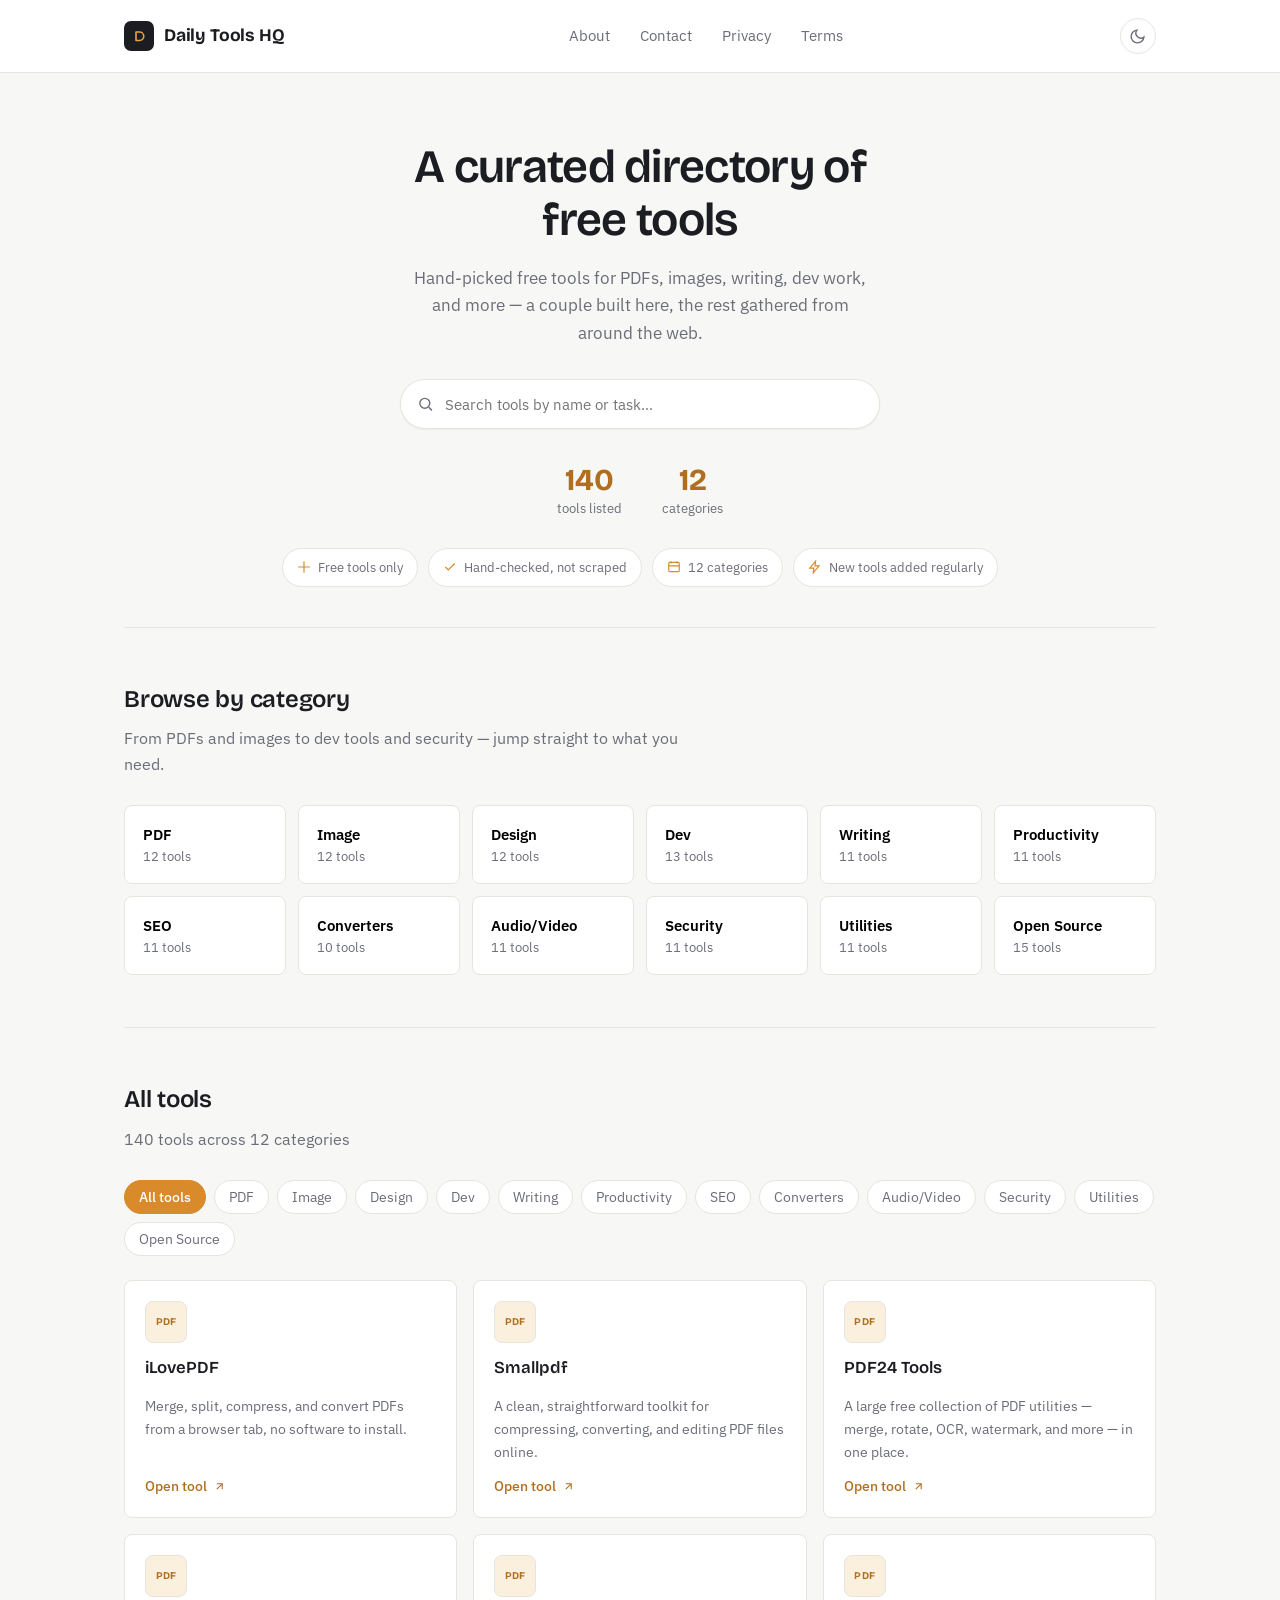
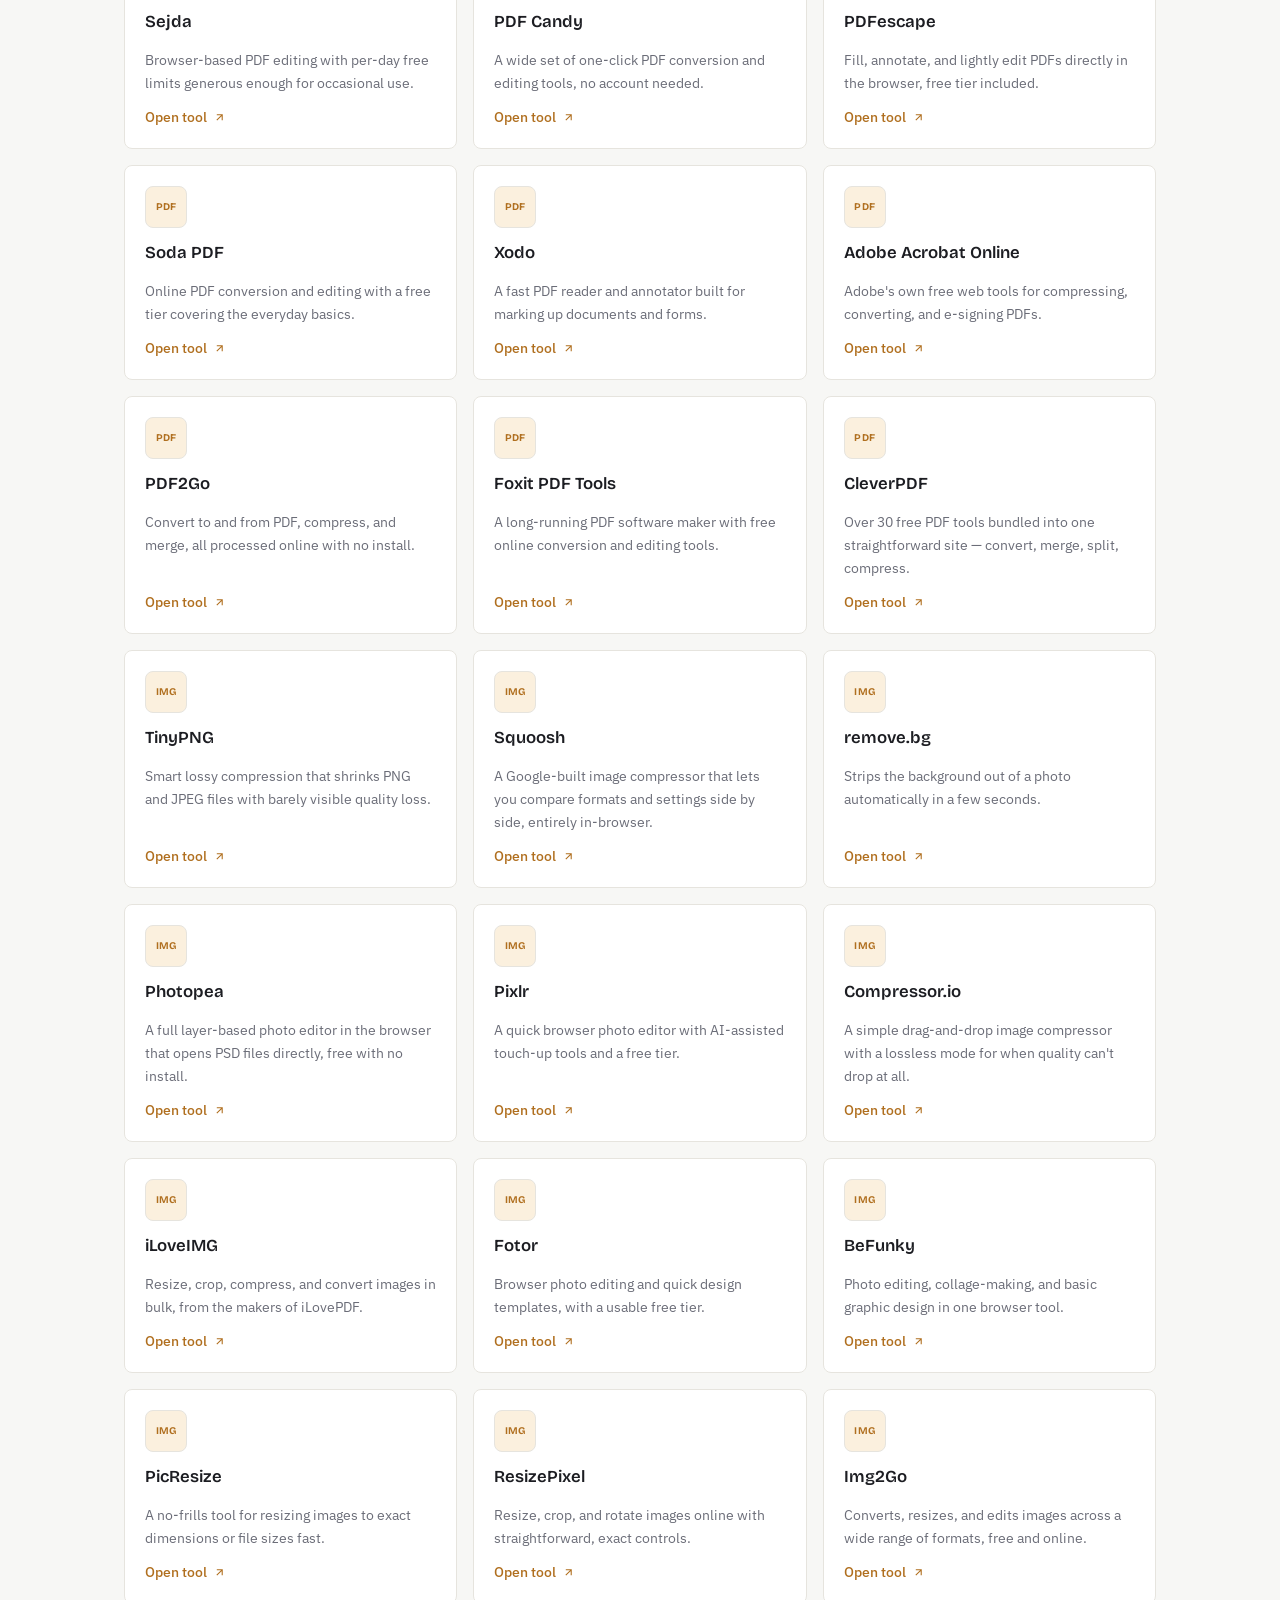
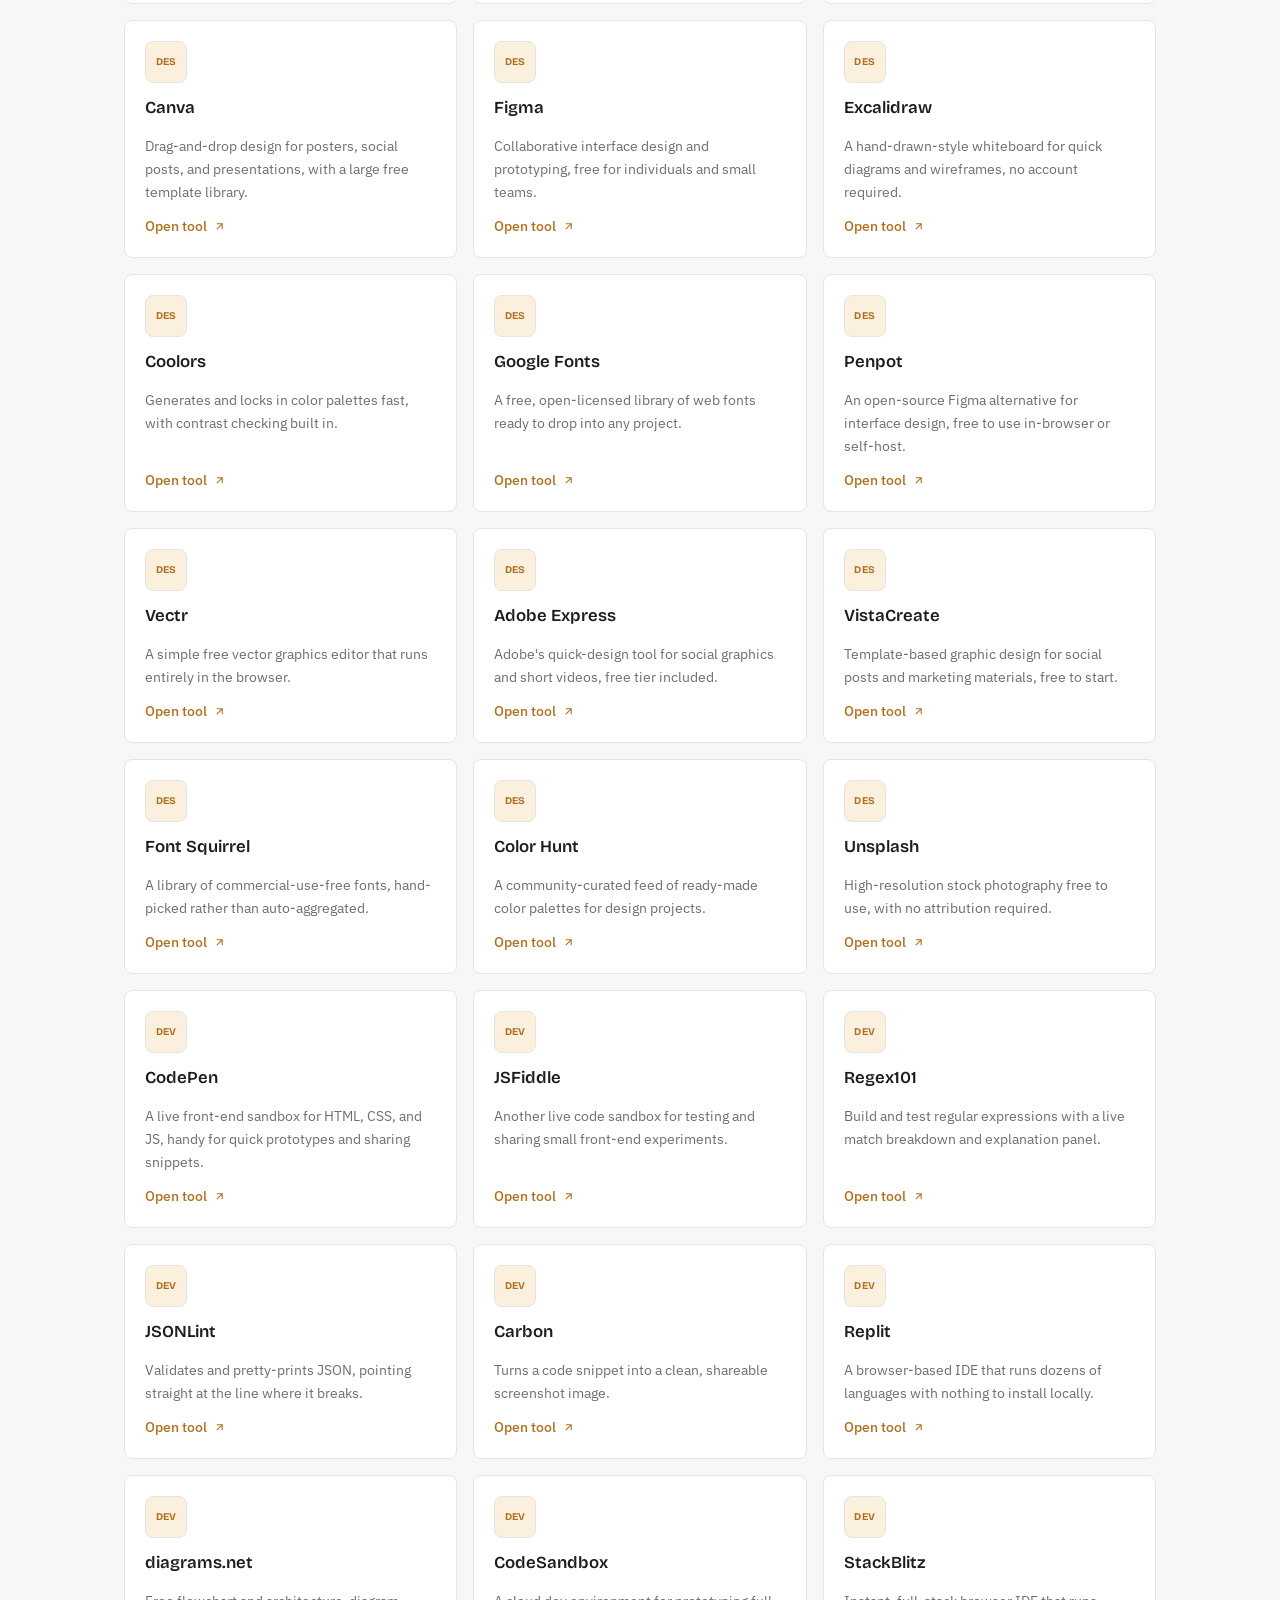
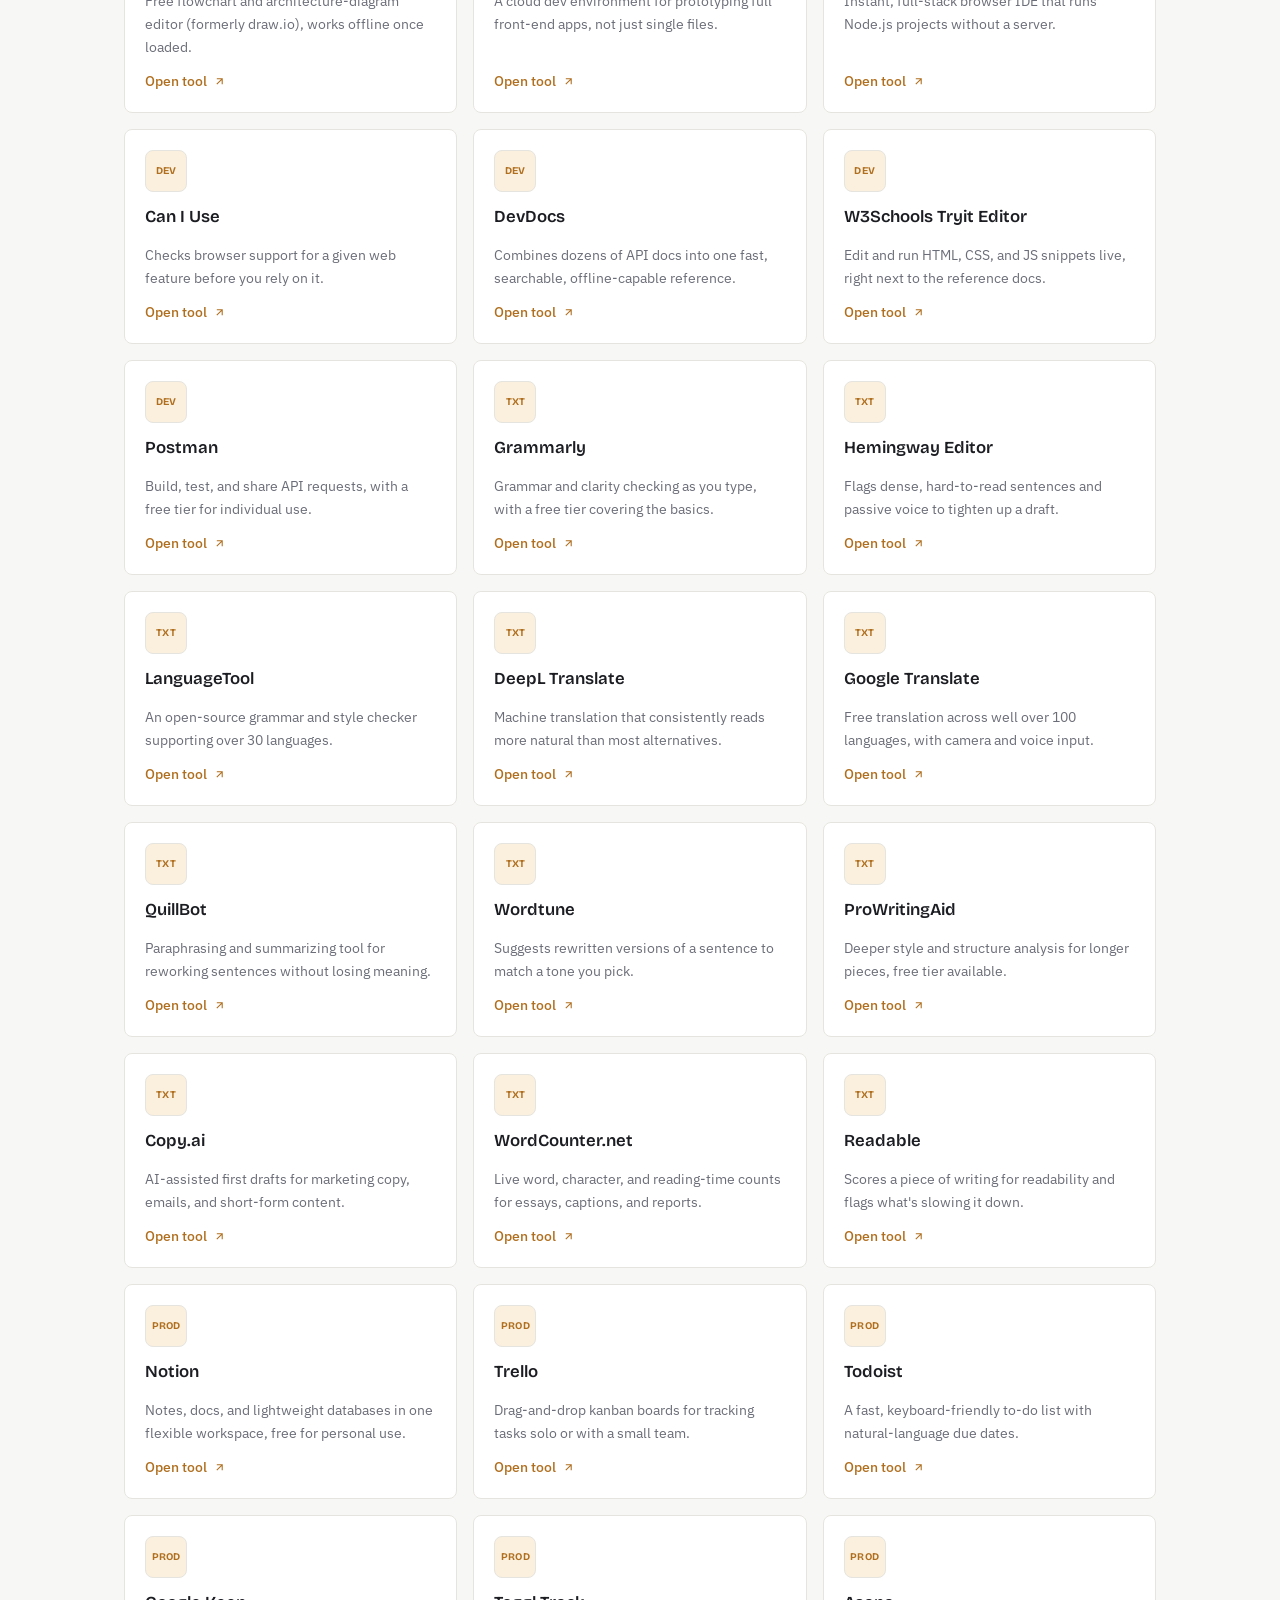
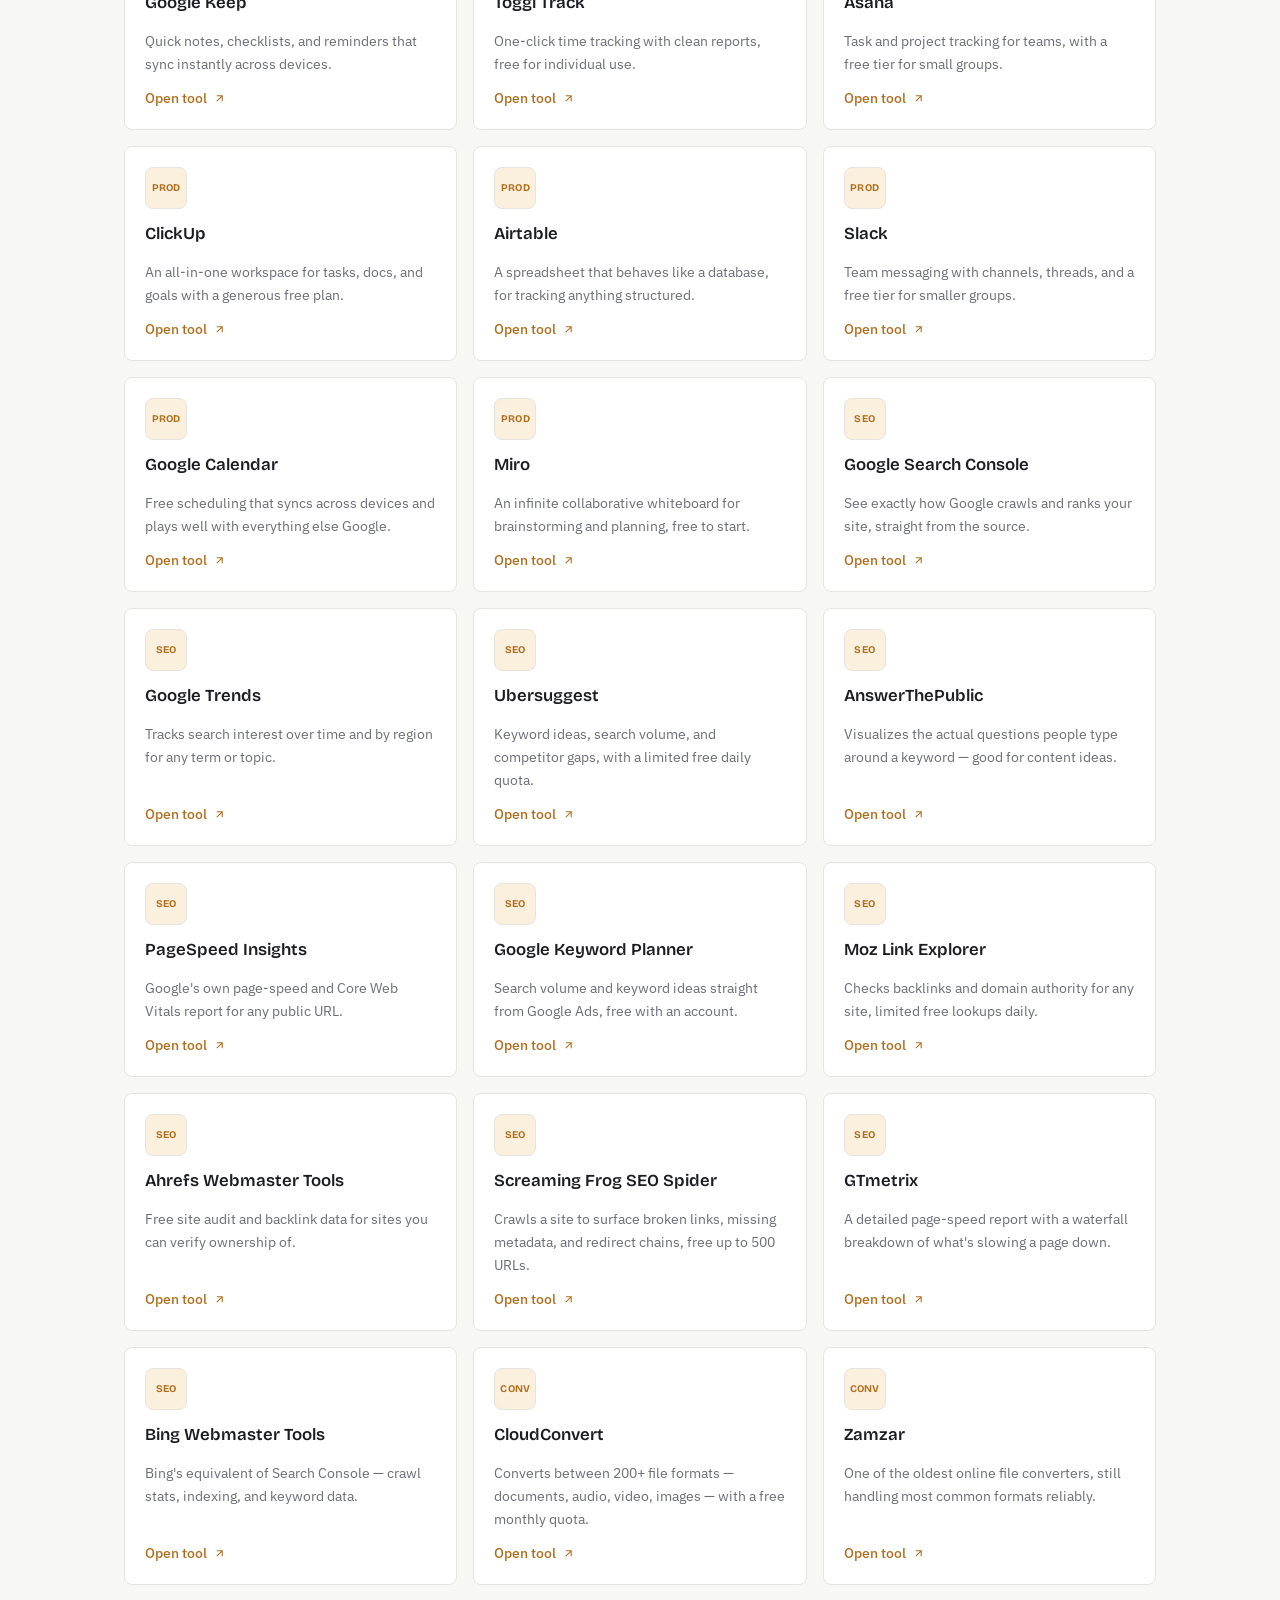
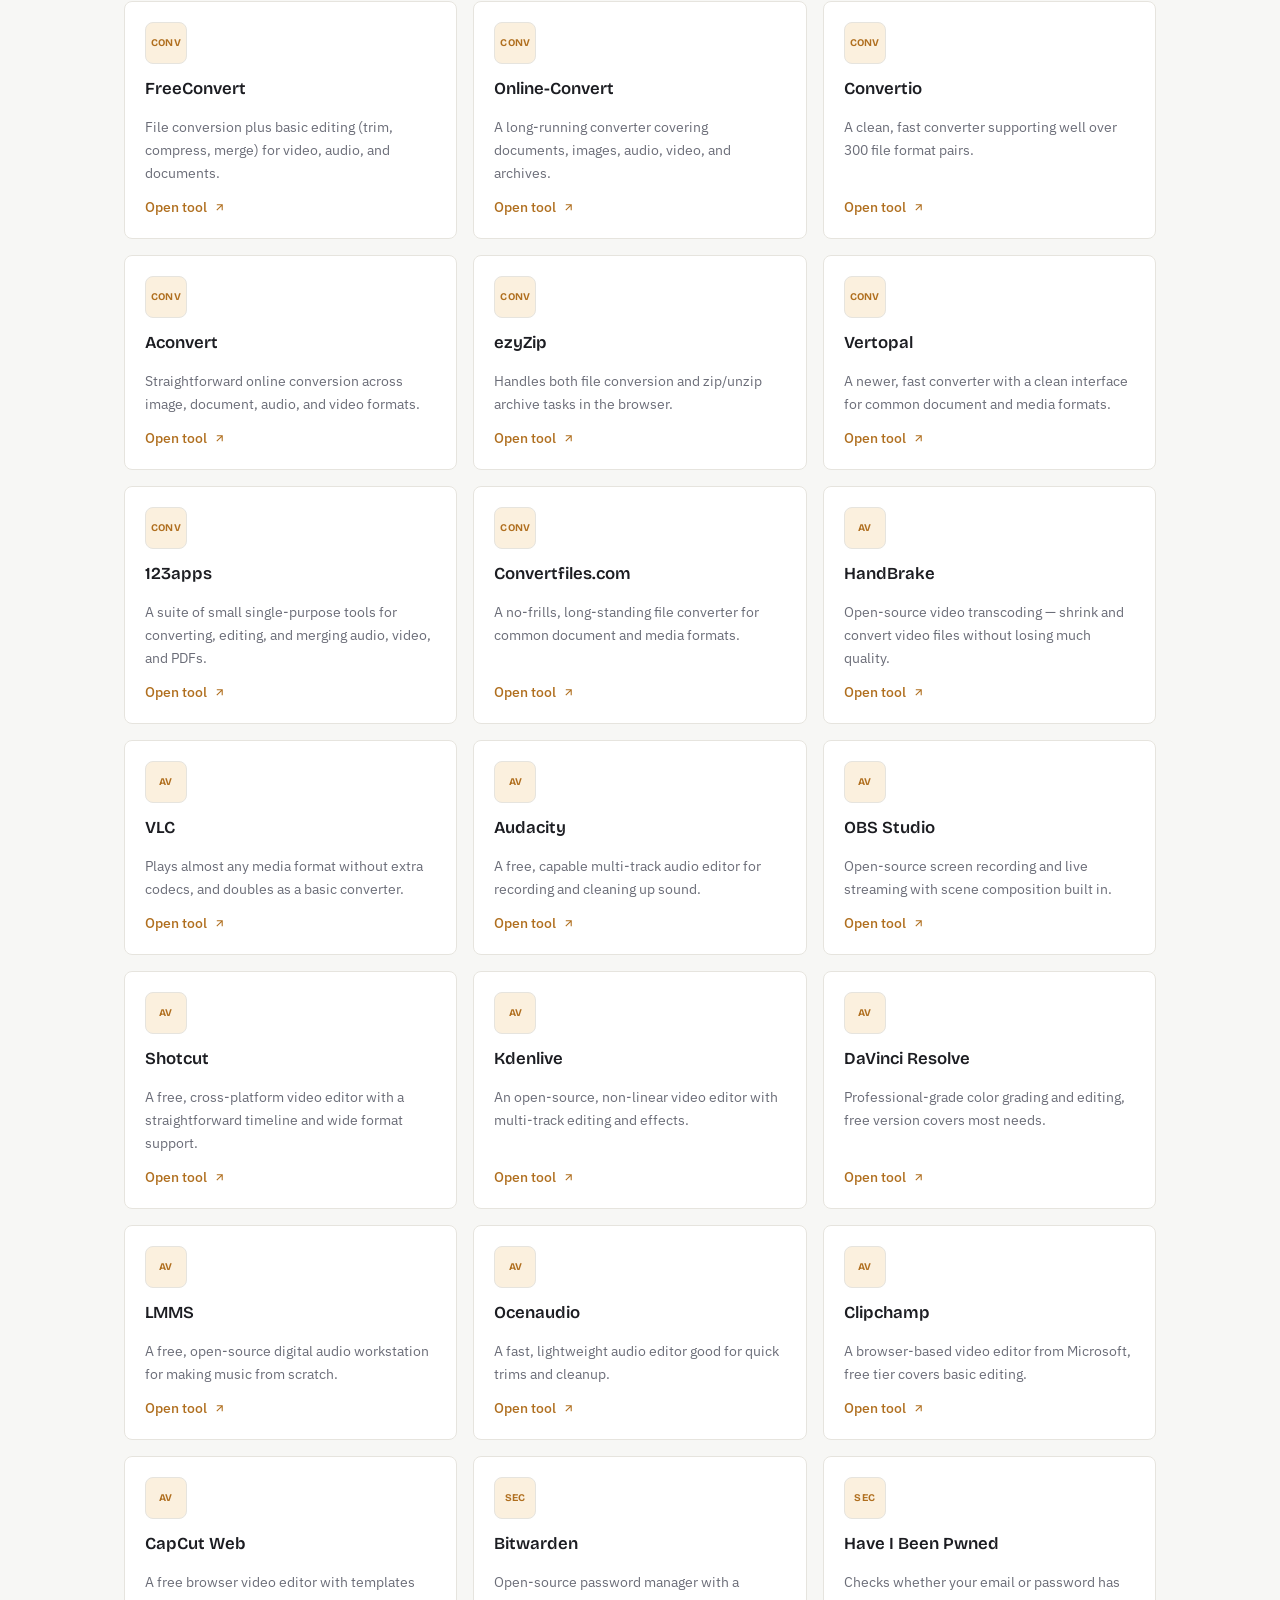
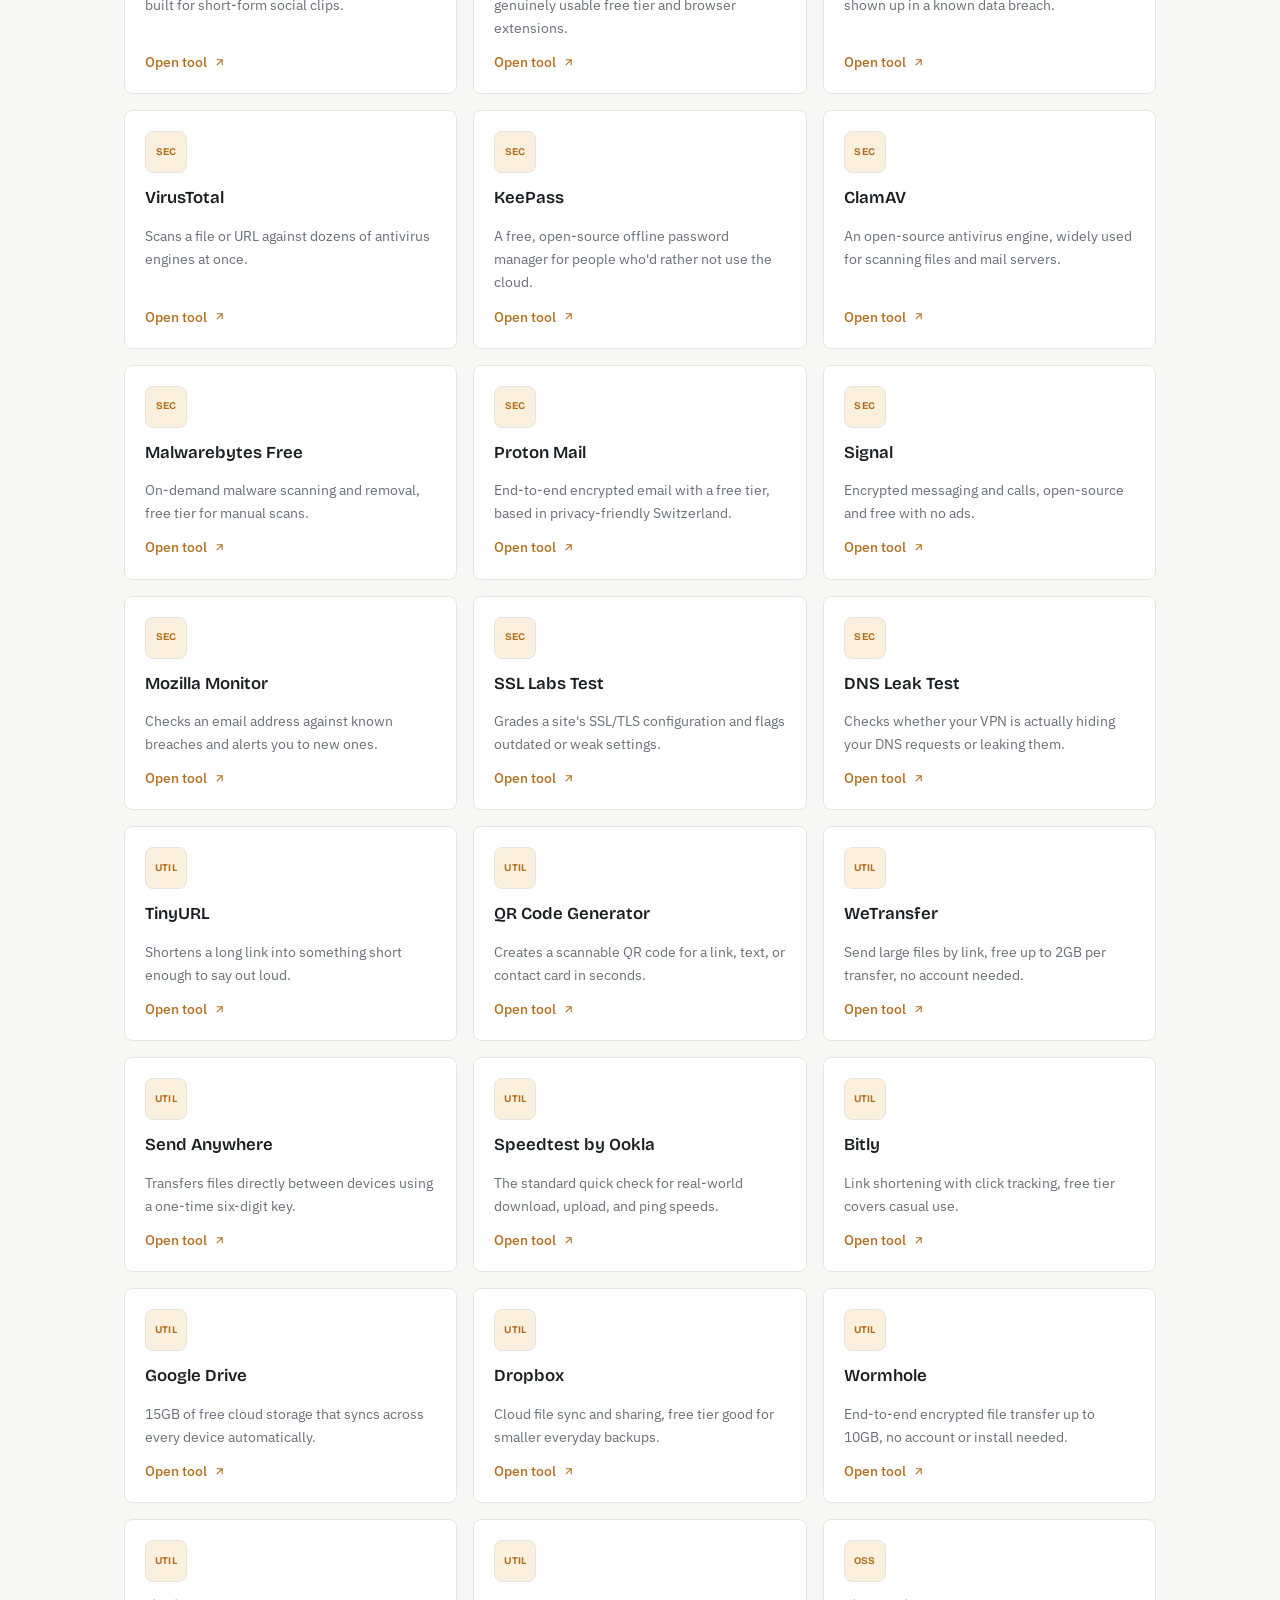
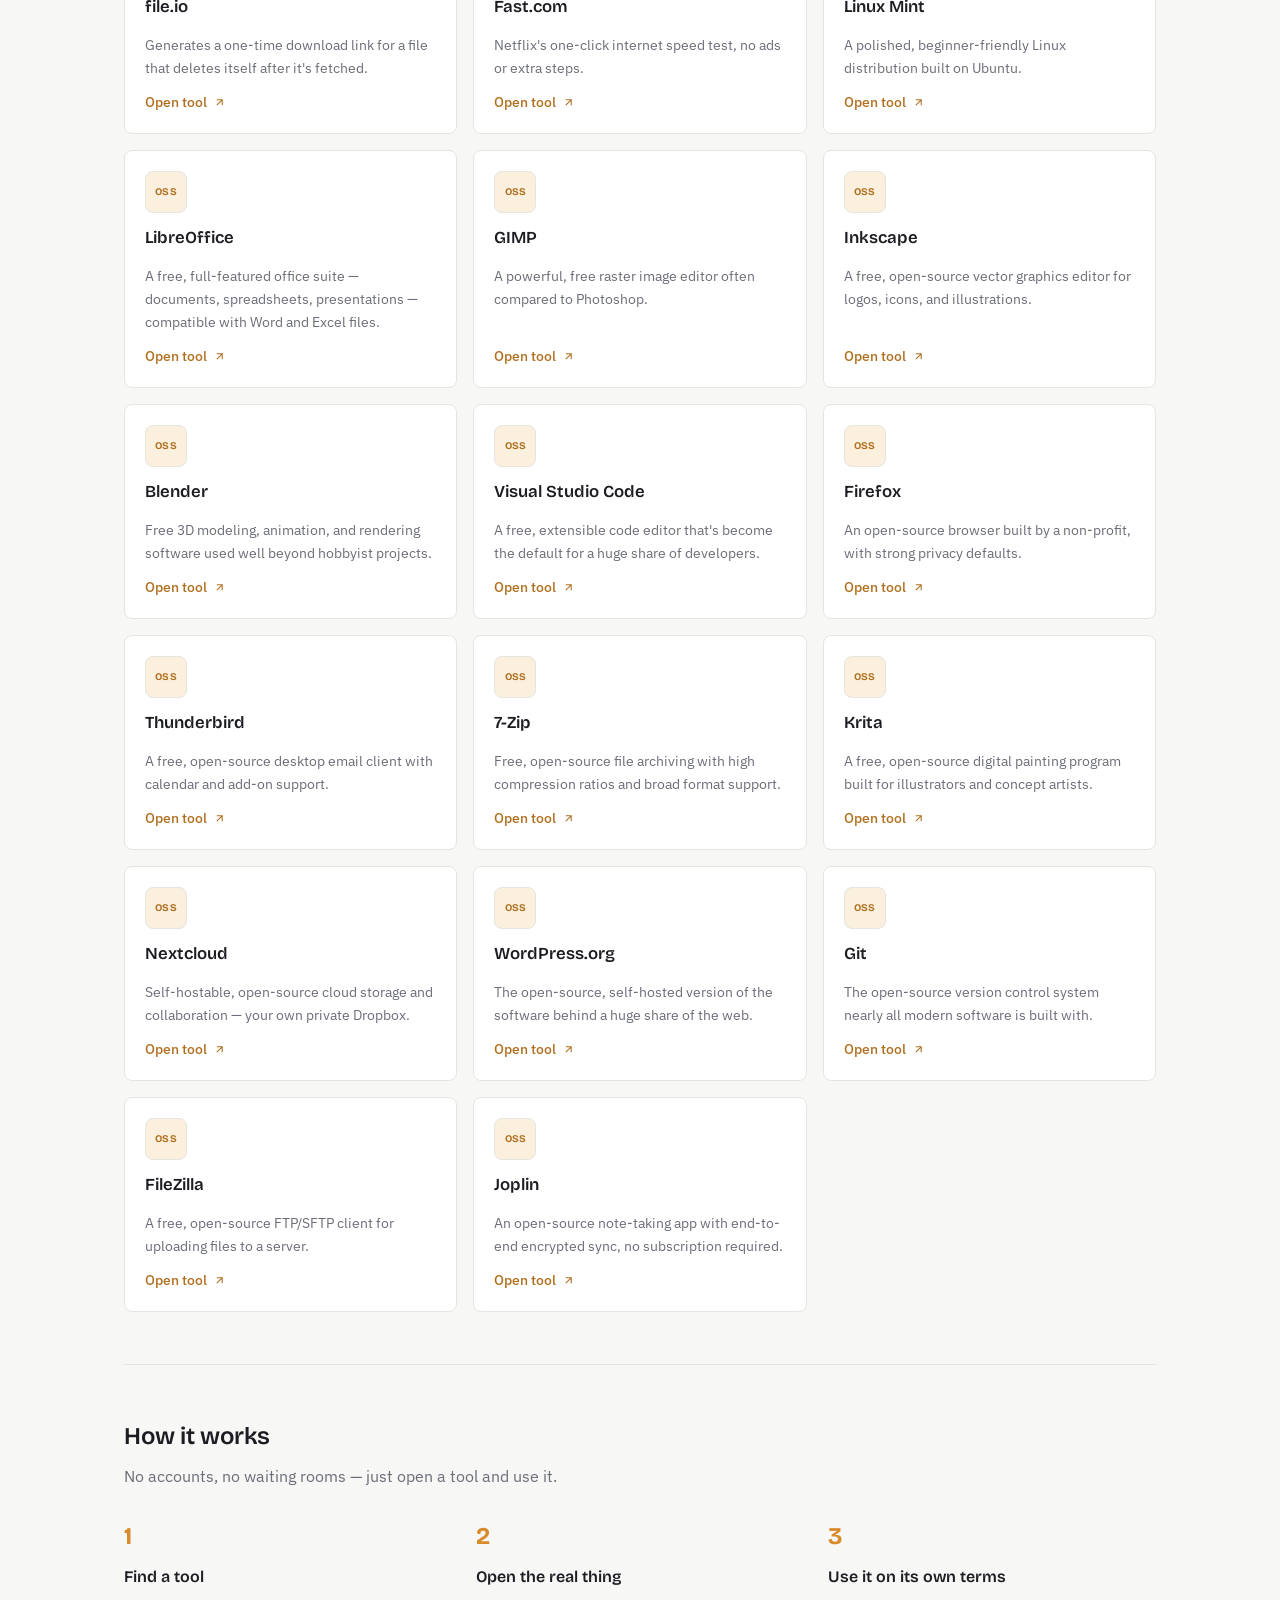
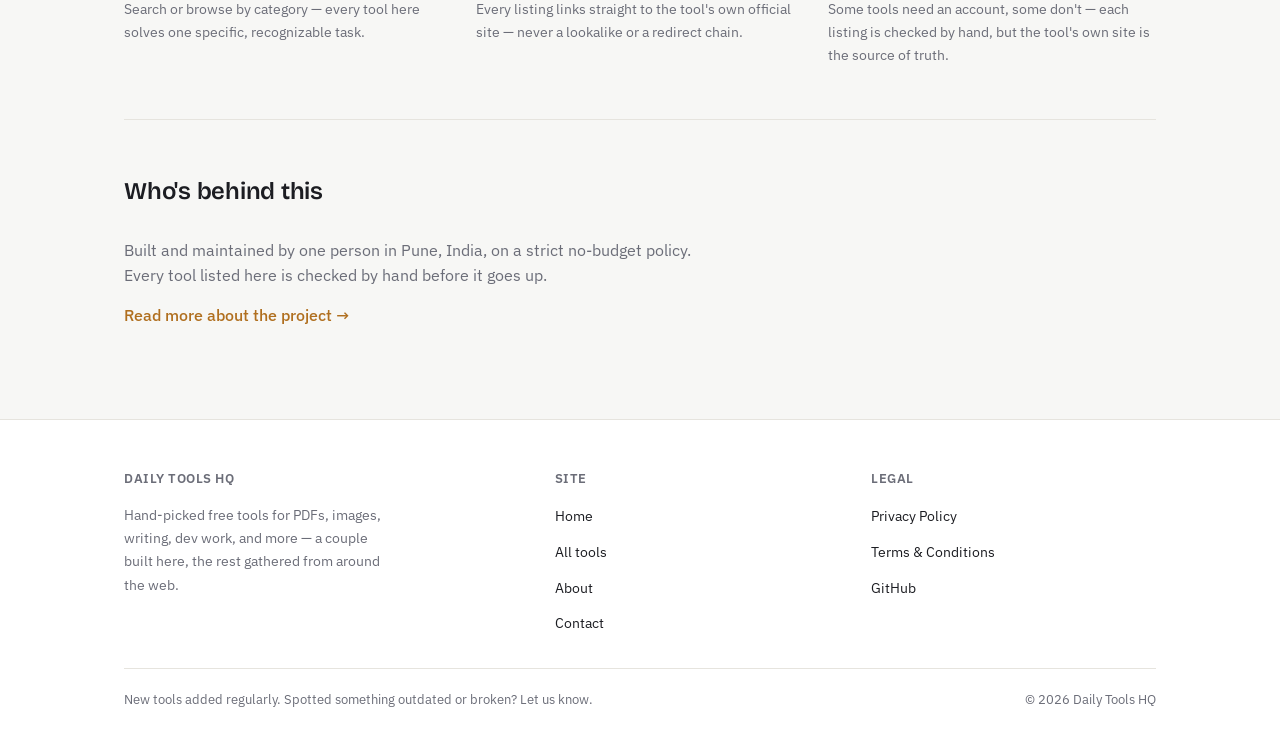
<file: index.html>
<!DOCTYPE html>
<html lang="en">
<head>
<meta charset="UTF-8" />
<meta name="viewport" content="width=device-width, initial-scale=1.0" />
<title>Daily Tools HQ</title>
<meta name="description" content="A curated directory of free tools for PDFs, images, writing, dev work, design, and more." />
<link rel="icon" type="image/svg+xml" href="favicon.svg" />
<link rel="alternate icon" href="favicon.ico" />
<link rel="apple-touch-icon" href="apple-touch-icon.png" />
<link rel="stylesheet" href="style.css" />

<!-- AdSense: once approved, paste your auto ads snippet below (Google Ad Manager > Sites > Get code) -->
<!--
<script async src="https://pagead2.googlesyndication.com/pagead/js/adsbygoogle.js?client=ca-pub-7901268014546748" crossorigin="anonymous"></script>
-->
</head>
<body>

<header class="site-header">
  <div class="wrap">
    <a href="index.html" class="brand">
      <span class="mark">
        <svg viewBox="0 0 64 64" fill="none" xmlns="http://www.w3.org/2000/svg">
          <path d="M20 16 h14 a17 17 0 0 1 0 34 h-14 z" stroke="#e8a23d" stroke-width="6.5" stroke-linejoin="round"/>
        </svg>
      </span>
      <span data-site-name>Daily Tools HQ</span>
    </a>
    <nav class="site-nav">
      <a href="about.html">About</a>
      <a href="contact.html">Contact</a>
      <a href="privacy.html">Privacy</a>
      <a href="terms.html">Terms</a>
    </nav>
    <button type="button" id="theme-toggle" class="theme-toggle" aria-label="Toggle dark mode">
      <svg class="icon-moon" viewBox="0 0 24 24" fill="none" stroke="currentColor" stroke-width="2"><path d="M21 12.8A9 9 0 1 1 11.2 3 7 7 0 0 0 21 12.8Z"/></svg>
      <svg class="icon-sun" viewBox="0 0 24 24" fill="none" stroke="currentColor" stroke-width="2"><circle cx="12" cy="12" r="4"/><path d="M12 2v2M12 20v2M4.9 4.9l1.4 1.4M17.7 17.7l1.4 1.4M2 12h2M20 12h2M4.9 19.1l1.4-1.4M17.7 6.3l1.4-1.4"/></svg>
    </button>
  </div>
</header>

<main>
  <div class="wrap">
    <section class="hero">
      <h1 data-tagline>A workshop of small, useful tools</h1>
      <p class="lede" data-hero-desc>Hand-picked free tools for PDFs, images, writing, dev work, and more — a couple built here, the rest gathered from around the web.</p>

      <div class="search-box">
        <svg viewBox="0 0 24 24" fill="none" stroke="currentColor" stroke-width="2"><circle cx="11" cy="11" r="7"/><path d="m21 21-4.3-4.3"/></svg>
        <input type="text" id="search-input" placeholder="Search tools by name or task…" aria-label="Search tools" />
      </div>

      <div class="stat-row">
        <div class="stat">
          <span class="n" id="stat-tool-count">0</span>
          <span class="l">tools listed</span>
        </div>
        <div class="stat">
          <span class="n" id="stat-cat-count">0</span>
          <span class="l">categories</span>
        </div>
      </div>

      <div class="feature-strip">
        <span class="feature-pill">
          <svg viewBox="0 0 24 24" fill="none" stroke="currentColor" stroke-width="2"><path d="M12 2v20M2 12h20"/></svg>
          Free tools only
        </span>
        <span class="feature-pill">
          <svg viewBox="0 0 24 24" fill="none" stroke="currentColor" stroke-width="2"><path d="M20 6 9 17l-5-5"/></svg>
          Hand-checked, not scraped
        </span>
        <span class="feature-pill">
          <svg viewBox="0 0 24 24" fill="none" stroke="currentColor" stroke-width="2"><rect x="3" y="4" width="18" height="16" rx="2"/><path d="M7 2v4M17 2v4M3 10h18"/></svg>
          12 categories
        </span>
        <span class="feature-pill">
          <svg viewBox="0 0 24 24" fill="none" stroke="currentColor" stroke-width="2"><path d="M13 2 3 14h7l-1 8 10-12h-7z"/></svg>
          New tools added regularly
        </span>
      </div>
    </section>

    <section class="section" id="categories">
      <div class="section-head">
        <h2>Browse by category</h2>
        <p>From PDFs and images to dev tools and security — jump straight to what you need.</p>
      </div>
      <div class="category-grid" id="category-grid"></div>
    </section>

    <section class="section" id="tools">
      <div class="section-head">
        <h2>All tools</h2>
        <p id="result-count">Loading tools…</p>
      </div>
      <div id="filters" class="filters" aria-label="Filter tools by category"></div>
      <div class="tool-grid" id="tool-grid" role="list"></div>
      <p class="empty-state" id="empty-state" style="display:none;">No tools match that search yet.</p>
    </section>

    <section class="section">
      <div class="section-head">
        <h2>How it works</h2>
        <p>No accounts, no waiting rooms — just open a tool and use it.</p>
      </div>
      <div class="steps-grid">
        <div class="step">
          <span class="step-num">1</span>
          <h3>Find a tool</h3>
          <p>Search or browse by category — every tool here solves one specific, recognizable task.</p>
        </div>
        <div class="step">
          <span class="step-num">2</span>
          <h3>Open the real thing</h3>
          <p>Every listing links straight to the tool's own official site — never a lookalike or a redirect chain.</p>
        </div>
        <div class="step">
          <span class="step-num">3</span>
          <h3>Use it on its own terms</h3>
          <p>Some tools need an account, some don't — each listing is checked by hand, but the tool's own site is the source of truth.</p>
        </div>
      </div>
    </section>

    <section class="section about-strip">
      <div class="section-head">
        <h2>Who's behind this</h2>
      </div>
      <p data-founder-note>Built and maintained by one person in Pune, India, on a strict no-budget policy. If a tool saves you a step, that's the whole point.</p>
      <p><a class="inline-link" href="about.html">Read more about the project →</a></p>
    </section>
  </div>
</main>

<footer class="site-footer">
  <div class="wrap">
    <div class="footer-grid">
      <div class="footer-col">
        <h4 data-site-name>Daily Tools HQ</h4>
        <p data-hero-desc>Hand-picked free tools for PDFs, images, writing, dev work, and more — a couple built here, the rest gathered from around the web.</p>
      </div>
      <div class="footer-col">
        <h4>Site</h4>
        <ul>
          <li><a href="index.html">Home</a></li>
          <li><a href="index.html#tools">All tools</a></li>
          <li><a href="about.html">About</a></li>
          <li><a href="contact.html">Contact</a></li>
        </ul>
      </div>
      <div class="footer-col">
        <h4>Legal</h4>
        <ul>
          <li><a href="privacy.html">Privacy Policy</a></li>
          <li><a href="terms.html">Terms &amp; Conditions</a></li>
          <li><a data-github-url href="#" target="_blank" rel="noopener noreferrer">GitHub</a></li>
        </ul>
      </div>
    </div>
    <div class="footer-bottom">
      <p data-footer-note>New tools ship regularly. Suggestions welcome by email.</p>
      <p>&copy; <span id="year"></span> <span data-site-name>Daily Tools HQ</span></p>
    </div>
  </div>
</footer>

<button type="button" id="back-to-top" class="back-to-top" aria-label="Back to top">
  <svg viewBox="0 0 24 24" fill="none" stroke="currentColor" stroke-width="2"><path d="M12 19V5M5 12l7-7 7 7"/></svg>
</button>

<script src="script.js"></script>
<script>document.getElementById('year').textContent = new Date().getFullYear();</script>
</body>
</html>
</file>
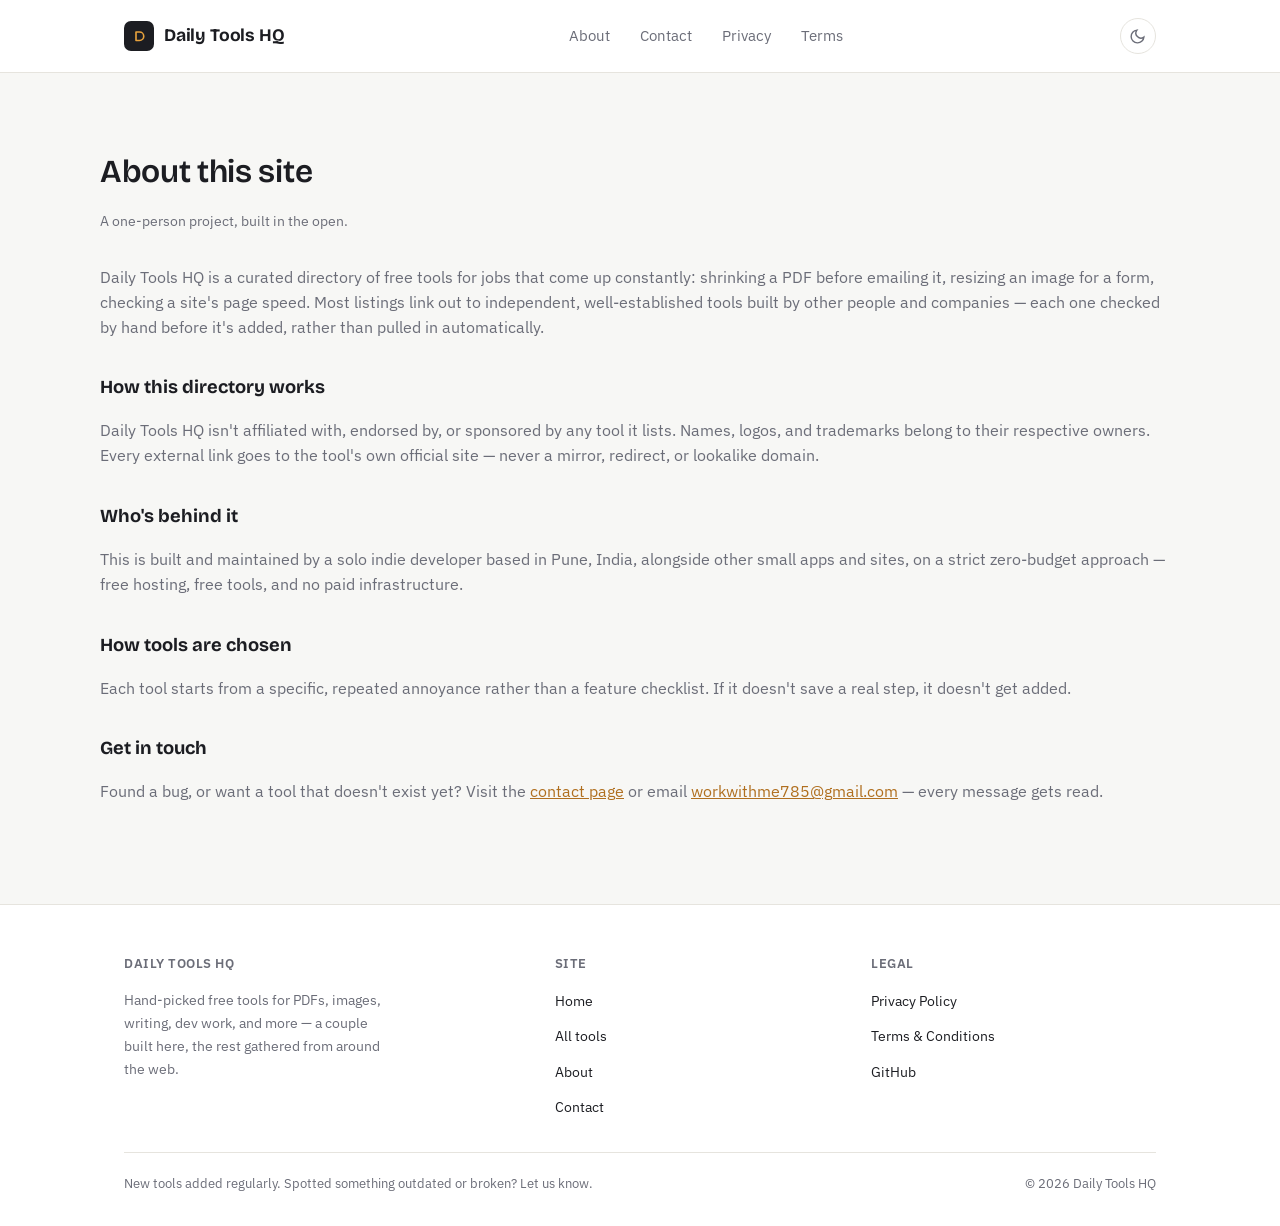
<file: about.html>
<!DOCTYPE html>
<html lang="en">
<head>
<meta charset="UTF-8" />
<meta name="viewport" content="width=device-width, initial-scale=1.0" />
<title>About — Daily Tools HQ</title>
<meta name="description" content="Why Daily Tools HQ exists and who builds it." />
<link rel="icon" type="image/svg+xml" href="favicon.svg" />
<link rel="alternate icon" href="favicon.ico" />
<link rel="apple-touch-icon" href="apple-touch-icon.png" />
<link rel="stylesheet" href="style.css" />

<!-- AdSense: once approved, paste your auto ads snippet below (Google Ad Manager > Sites > Get code) -->
<!--
<script async src="https://pagead2.googlesyndication.com/pagead/js/adsbygoogle.js?client=ca-pub-7901268014546748" crossorigin="anonymous"></script>
-->
</head>
<body>

<header class="site-header">
  <div class="wrap">
    <a href="index.html" class="brand">
      <span class="mark">
        <svg viewBox="0 0 64 64" fill="none" xmlns="http://www.w3.org/2000/svg">
          <path d="M20 16 h14 a17 17 0 0 1 0 34 h-14 z" stroke="#e8a23d" stroke-width="6.5" stroke-linejoin="round"/>
        </svg>
      </span>
      <span data-site-name>Daily Tools HQ</span>
    </a>
    <nav class="site-nav">
      <a href="about.html">About</a>
      <a href="contact.html">Contact</a>
      <a href="privacy.html">Privacy</a>
      <a href="terms.html">Terms</a>
    </nav>
    <button type="button" id="theme-toggle" class="theme-toggle" aria-label="Toggle dark mode">
      <svg class="icon-moon" viewBox="0 0 24 24" fill="none" stroke="currentColor" stroke-width="2"><path d="M21 12.8A9 9 0 1 1 11.2 3 7 7 0 0 0 21 12.8Z"/></svg>
      <svg class="icon-sun" viewBox="0 0 24 24" fill="none" stroke="currentColor" stroke-width="2"><circle cx="12" cy="12" r="4"/><path d="M12 2v2M12 20v2M4.9 4.9l1.4 1.4M17.7 17.7l1.4 1.4M2 12h2M20 12h2M4.9 19.1l1.4-1.4M17.7 6.3l1.4-1.4"/></svg>
    </button>
  </div>
</header>

<main>
  <div class="wrap page-content">
    <h1>About this site</h1>
    <p class="updated">A one-person project, built in the open.</p>

    <p>
      Daily Tools HQ is a curated directory of free tools for jobs that come up constantly:
      shrinking a PDF before emailing it, resizing an image for a form, checking a site's
      page speed. Most listings link out to independent, well-established tools built by
      other people and companies — each one checked by hand before it's added, rather than
      pulled in automatically.
    </p>

    <h2>How this directory works</h2>
    <p>
      Daily Tools HQ isn't affiliated with, endorsed by, or sponsored by any tool it
      lists. Names, logos, and trademarks belong to their respective owners. Every
      external link goes to the tool's own official site — never a mirror, redirect, or
      lookalike domain.
    </p>

    <h2>Who's behind it</h2>
    <p>
      This is built and maintained by a solo indie developer based in Pune, India, alongside
      other small apps and sites, on a strict zero-budget approach — free hosting, free tools,
      and no paid infrastructure.
    </p>

    <h2>How tools are chosen</h2>
    <p>
      Each tool starts from a specific, repeated annoyance rather than a feature checklist.
      If it doesn't save a real step, it doesn't get added.
    </p>

    <h2>Get in touch</h2>
    <p>
      Found a bug, or want a tool that doesn't exist yet? Visit the
      <a href="contact.html">contact page</a> or email
      <a data-contact-email href="#">the address here</a> — every message gets read.
    </p>
  </div>
</main>

<footer class="site-footer">
  <div class="wrap">
    <div class="footer-grid">
      <div class="footer-col">
        <h4 data-site-name>Daily Tools HQ</h4>
        <p data-hero-desc>Hand-picked free tools for PDFs, images, writing, dev work, and more — a couple built here, the rest gathered from around the web.</p>
      </div>
      <div class="footer-col">
        <h4>Site</h4>
        <ul>
          <li><a href="index.html">Home</a></li>
          <li><a href="index.html#tools">All tools</a></li>
          <li><a href="about.html">About</a></li>
          <li><a href="contact.html">Contact</a></li>
        </ul>
      </div>
      <div class="footer-col">
        <h4>Legal</h4>
        <ul>
          <li><a href="privacy.html">Privacy Policy</a></li>
          <li><a href="terms.html">Terms &amp; Conditions</a></li>
          <li><a data-github-url href="#" target="_blank" rel="noopener noreferrer">GitHub</a></li>
        </ul>
      </div>
    </div>
    <div class="footer-bottom">
      <p data-footer-note>New tools ship regularly. Suggestions welcome by email.</p>
      <p>&copy; <span class="footer-year"></span> <span data-site-name>Daily Tools HQ</span></p>
    </div>
  </div>
</footer>

<button type="button" id="back-to-top" class="back-to-top" aria-label="Back to top">
  <svg viewBox="0 0 24 24" fill="none" stroke="currentColor" stroke-width="2"><path d="M12 19V5M5 12l7-7 7 7"/></svg>
</button>

<script src="script.js"></script>
<script>
  document.querySelectorAll('.footer-year').forEach(el => el.textContent = new Date().getFullYear());
  
</script>
</body>
</html>
</file>
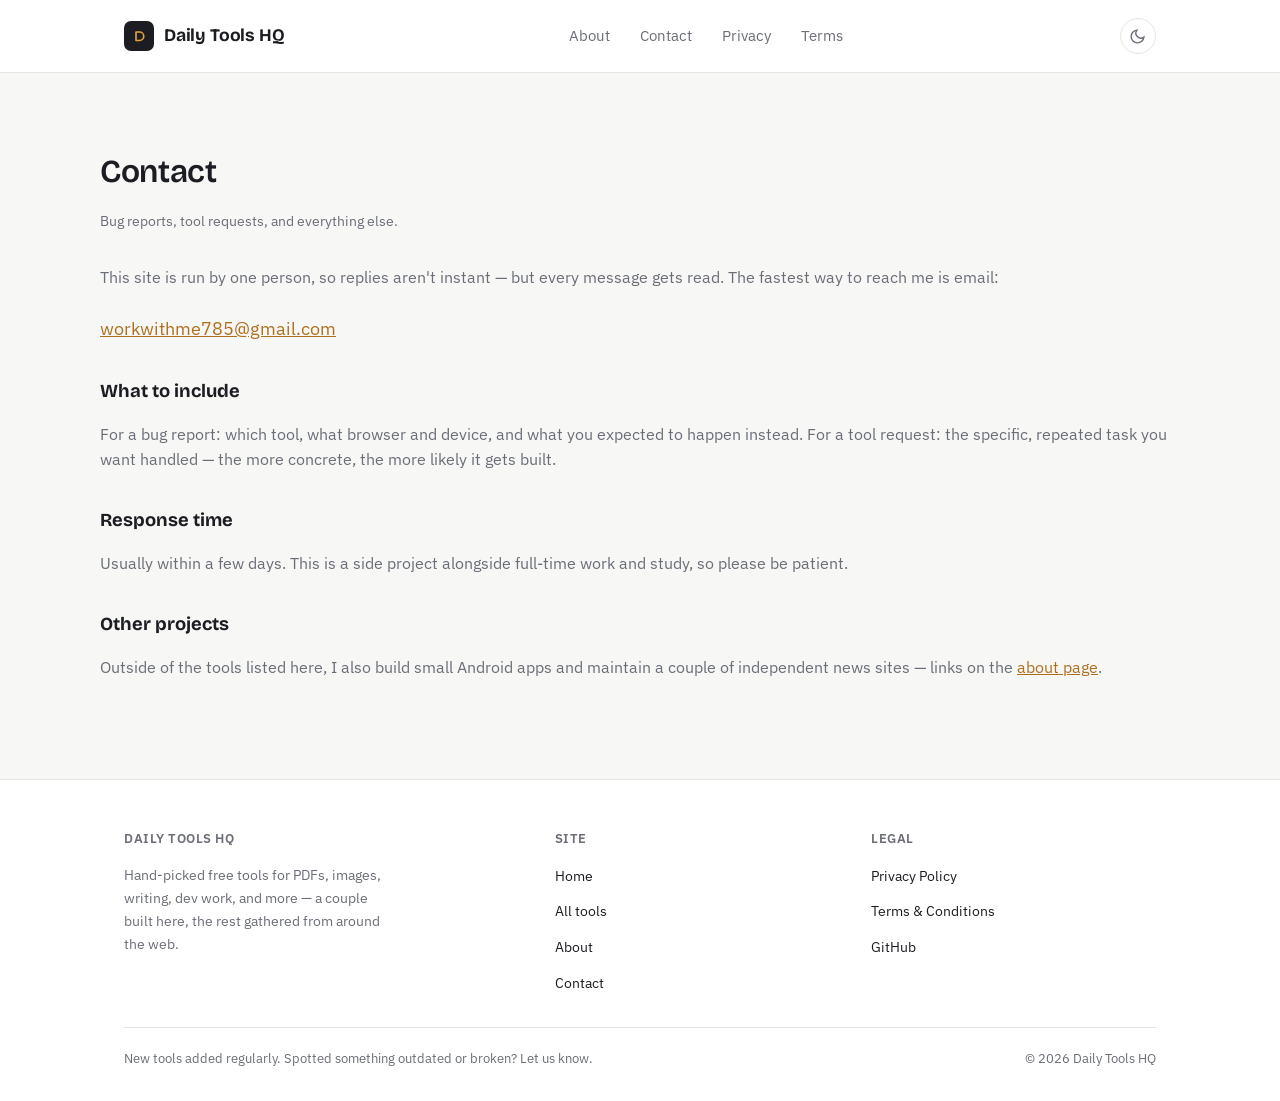
<file: contact.html>
<!DOCTYPE html>
<html lang="en">
<head>
<meta charset="UTF-8" />
<meta name="viewport" content="width=device-width, initial-scale=1.0" />
<title>Contact — Daily Tools HQ</title>
<meta name="description" content="Get in touch with Daily Tools HQ." />
<link rel="icon" type="image/svg+xml" href="favicon.svg" />
<link rel="alternate icon" href="favicon.ico" />
<link rel="apple-touch-icon" href="apple-touch-icon.png" />
<link rel="stylesheet" href="style.css" />

<!-- AdSense: once approved, paste your auto ads snippet below (Google Ad Manager > Sites > Get code) -->
<!--
<script async src="https://pagead2.googlesyndication.com/pagead/js/adsbygoogle.js?client=ca-pub-7901268014546748" crossorigin="anonymous"></script>
-->
</head>
<body>

<header class="site-header">
  <div class="wrap">
    <a href="index.html" class="brand">
      <span class="mark">
        <svg viewBox="0 0 64 64" fill="none" xmlns="http://www.w3.org/2000/svg">
          <path d="M20 16 h14 a17 17 0 0 1 0 34 h-14 z" stroke="#e8a23d" stroke-width="6.5" stroke-linejoin="round"/>
        </svg>
      </span>
      <span data-site-name>Daily Tools HQ</span>
    </a>
    <nav class="site-nav">
      <a href="about.html">About</a>
      <a href="contact.html">Contact</a>
      <a href="privacy.html">Privacy</a>
      <a href="terms.html">Terms</a>
    </nav>
    <button type="button" id="theme-toggle" class="theme-toggle" aria-label="Toggle dark mode">
      <svg class="icon-moon" viewBox="0 0 24 24" fill="none" stroke="currentColor" stroke-width="2"><path d="M21 12.8A9 9 0 1 1 11.2 3 7 7 0 0 0 21 12.8Z"/></svg>
      <svg class="icon-sun" viewBox="0 0 24 24" fill="none" stroke="currentColor" stroke-width="2"><circle cx="12" cy="12" r="4"/><path d="M12 2v2M12 20v2M4.9 4.9l1.4 1.4M17.7 17.7l1.4 1.4M2 12h2M20 12h2M4.9 19.1l1.4-1.4M17.7 6.3l1.4-1.4"/></svg>
    </button>
  </div>
</header>

<main>
  <div class="wrap page-content">
    <h1>Contact</h1>
    <p class="updated">Bug reports, tool requests, and everything else.</p>

    <p>
      This site is run by one person, so replies aren't instant — but every message gets
      read. The fastest way to reach me is email:
    </p>

    <p style="font-size: 1.15rem; margin: 24px 0;">
      <a data-contact-email href="#">workwithme785@gmail.com</a>
    </p>

    <h2>What to include</h2>
    <p>
      For a bug report: which tool, what browser and device, and what you expected to
      happen instead. For a tool request: the specific, repeated task you want handled —
      the more concrete, the more likely it gets built.
    </p>

    <h2>Response time</h2>
    <p>
      Usually within a few days. This is a side project alongside full-time work and
      study, so please be patient.
    </p>

    <h2>Other projects</h2>
    <p>
      Outside of the tools listed here, I also build small Android apps and maintain a
      couple of independent news sites — links on the <a href="about.html">about page</a>.
    </p>
  </div>
</main>

<footer class="site-footer">
  <div class="wrap">
    <div class="footer-grid">
      <div class="footer-col">
        <h4 data-site-name>Daily Tools HQ</h4>
        <p data-hero-desc>Hand-picked free tools for PDFs, images, writing, dev work, and more — a couple built here, the rest gathered from around the web.</p>
      </div>
      <div class="footer-col">
        <h4>Site</h4>
        <ul>
          <li><a href="index.html">Home</a></li>
          <li><a href="index.html#tools">All tools</a></li>
          <li><a href="about.html">About</a></li>
          <li><a href="contact.html">Contact</a></li>
        </ul>
      </div>
      <div class="footer-col">
        <h4>Legal</h4>
        <ul>
          <li><a href="privacy.html">Privacy Policy</a></li>
          <li><a href="terms.html">Terms &amp; Conditions</a></li>
          <li><a data-github-url href="#" target="_blank" rel="noopener noreferrer">GitHub</a></li>
        </ul>
      </div>
    </div>
    <div class="footer-bottom">
      <p data-footer-note>New tools ship regularly. Suggestions welcome by email.</p>
      <p>&copy; <span class="footer-year"></span> <span data-site-name>Daily Tools HQ</span></p>
    </div>
  </div>
</footer>

<button type="button" id="back-to-top" class="back-to-top" aria-label="Back to top">
  <svg viewBox="0 0 24 24" fill="none" stroke="currentColor" stroke-width="2"><path d="M12 19V5M5 12l7-7 7 7"/></svg>
</button>

<script src="script.js"></script>
<script>
  document.querySelectorAll('.footer-year').forEach(el => el.textContent = new Date().getFullYear());
  
</script>
</body>
</html>
</file>
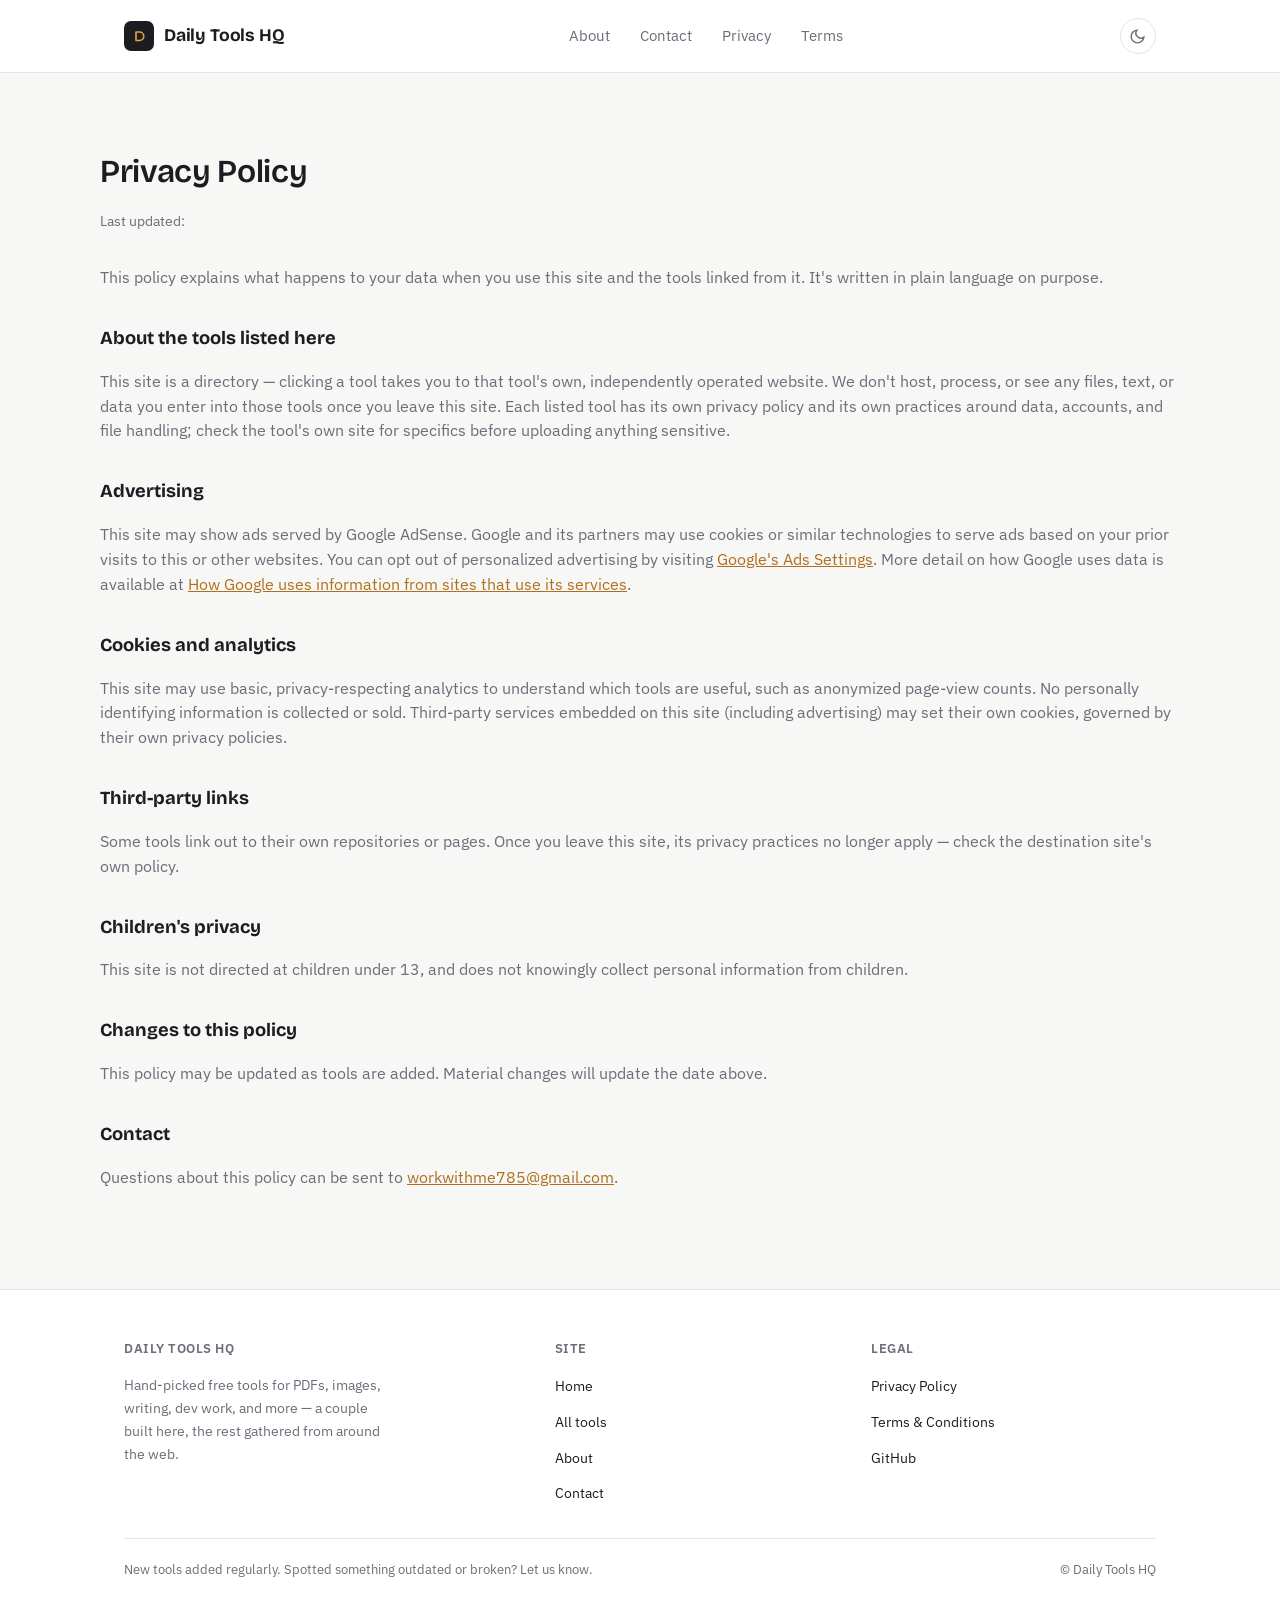
<file: privacy.html>
<!DOCTYPE html>
<html lang="en">
<head>
<meta charset="UTF-8" />
<meta name="viewport" content="width=device-width, initial-scale=1.0" />
<title>Privacy Policy — Daily Tools HQ</title>
<meta name="description" content="Privacy policy for Daily Tools HQ." />
<link rel="icon" type="image/svg+xml" href="favicon.svg" />
<link rel="alternate icon" href="favicon.ico" />
<link rel="apple-touch-icon" href="apple-touch-icon.png" />
<link rel="stylesheet" href="style.css" />

<!-- AdSense: once approved, paste your auto ads snippet below (Google Ad Manager > Sites > Get code) -->
<!--
<script async src="https://pagead2.googlesyndication.com/pagead/js/adsbygoogle.js?client=ca-pub-7901268014546748" crossorigin="anonymous"></script>
-->
</head>
<body>

<header class="site-header">
  <div class="wrap">
    <a href="index.html" class="brand">
      <span class="mark">
        <svg viewBox="0 0 64 64" fill="none" xmlns="http://www.w3.org/2000/svg">
          <path d="M20 16 h14 a17 17 0 0 1 0 34 h-14 z" stroke="#e8a23d" stroke-width="6.5" stroke-linejoin="round"/>
        </svg>
      </span>
      <span data-site-name>Daily Tools HQ</span>
    </a>
    <nav class="site-nav">
      <a href="about.html">About</a>
      <a href="contact.html">Contact</a>
      <a href="privacy.html">Privacy</a>
      <a href="terms.html">Terms</a>
    </nav>
    <button type="button" id="theme-toggle" class="theme-toggle" aria-label="Toggle dark mode">
      <svg class="icon-moon" viewBox="0 0 24 24" fill="none" stroke="currentColor" stroke-width="2"><path d="M21 12.8A9 9 0 1 1 11.2 3 7 7 0 0 0 21 12.8Z"/></svg>
      <svg class="icon-sun" viewBox="0 0 24 24" fill="none" stroke="currentColor" stroke-width="2"><circle cx="12" cy="12" r="4"/><path d="M12 2v2M12 20v2M4.9 4.9l1.4 1.4M17.7 17.7l1.4 1.4M2 12h2M20 12h2M4.9 19.1l1.4-1.4M17.7 6.3l1.4-1.4"/></svg>
    </button>
  </div>
</header>

<main>
  <div class="wrap page-content">
    <h1>Privacy Policy</h1>
    <p class="updated">Last updated: <span id="last-updated"></span></p>

    <p>
      This policy explains what happens to your data when you use this site and the tools
      linked from it. It's written in plain language on purpose.
    </p>

    <h2>About the tools listed here</h2>
    <p>
      This site is a directory — clicking a tool takes you to that tool's own,
      independently operated website. We don't host, process, or see any files, text, or
      data you enter into those tools once you leave this site. Each listed tool has its
      own privacy policy and its own practices around data, accounts, and file handling;
      check the tool's own site for specifics before uploading anything sensitive.
    </p>

    <h2>Advertising</h2>
    <p>
      This site may show ads served by Google AdSense. Google and its partners may use
      cookies or similar technologies to serve ads based on your prior visits to this or
      other websites. You can opt out of personalized advertising by visiting
      <a href="https://adssettings.google.com" target="_blank" rel="noopener noreferrer">Google's Ads Settings</a>.
      More detail on how Google uses data is available at
      <a href="https://policies.google.com/technologies/partner-sites" target="_blank" rel="noopener noreferrer">How Google uses information from sites that use its services</a>.
    </p>

    <h2>Cookies and analytics</h2>
    <p>
      This site may use basic, privacy-respecting analytics to understand which tools are
      useful, such as anonymized page-view counts. No personally identifying information is
      collected or sold. Third-party services embedded on this site (including advertising)
      may set their own cookies, governed by their own privacy policies.
    </p>

    <h2>Third-party links</h2>
    <p>
      Some tools link out to their own repositories or pages. Once you leave this site, its
      privacy practices no longer apply — check the destination site's own policy.
    </p>

    <h2>Children's privacy</h2>
    <p>
      This site is not directed at children under 13, and does not knowingly collect
      personal information from children.
    </p>

    <h2>Changes to this policy</h2>
    <p>
      This policy may be updated as tools are added. Material changes will update the date
      above.
    </p>

    <h2>Contact</h2>
    <p>
      Questions about this policy can be sent to
      <a data-contact-email href="#">the address here</a>.
    </p>
  </div>
</main>

<footer class="site-footer">
  <div class="wrap">
    <div class="footer-grid">
      <div class="footer-col">
        <h4 data-site-name>Daily Tools HQ</h4>
        <p data-hero-desc>Hand-picked free tools for PDFs, images, writing, dev work, and more — a couple built here, the rest gathered from around the web.</p>
      </div>
      <div class="footer-col">
        <h4>Site</h4>
        <ul>
          <li><a href="index.html">Home</a></li>
          <li><a href="index.html#tools">All tools</a></li>
          <li><a href="about.html">About</a></li>
          <li><a href="contact.html">Contact</a></li>
        </ul>
      </div>
      <div class="footer-col">
        <h4>Legal</h4>
        <ul>
          <li><a href="privacy.html">Privacy Policy</a></li>
          <li><a href="terms.html">Terms &amp; Conditions</a></li>
          <li><a data-github-url href="#" target="_blank" rel="noopener noreferrer">GitHub</a></li>
        </ul>
      </div>
    </div>
    <div class="footer-bottom">
      <p data-footer-note>New tools ship regularly. Suggestions welcome by email.</p>
      <p>&copy; <span class="footer-year"></span> <span data-site-name>Daily Tools HQ</span></p>
    </div>
  </div>
</footer>

<button type="button" id="back-to-top" class="back-to-top" aria-label="Back to top">
  <svg viewBox="0 0 24 24" fill="none" stroke="currentColor" stroke-width="2"><path d="M12 19V5M5 12l7-7 7 7"/></svg>
</button>

<script src="script.js"></script>
<script>
  document.querySelectorAll('.footer-year').forEach(el => el.textContent = new Date().getFullYear());
  <script>
  document.getElementById('last-updated').textContent = new Date().toLocaleDateString('en-IN', { year: 'numeric', month: 'long', day: 'numeric' });
</script>
</script>
</body>
</html>
</file>
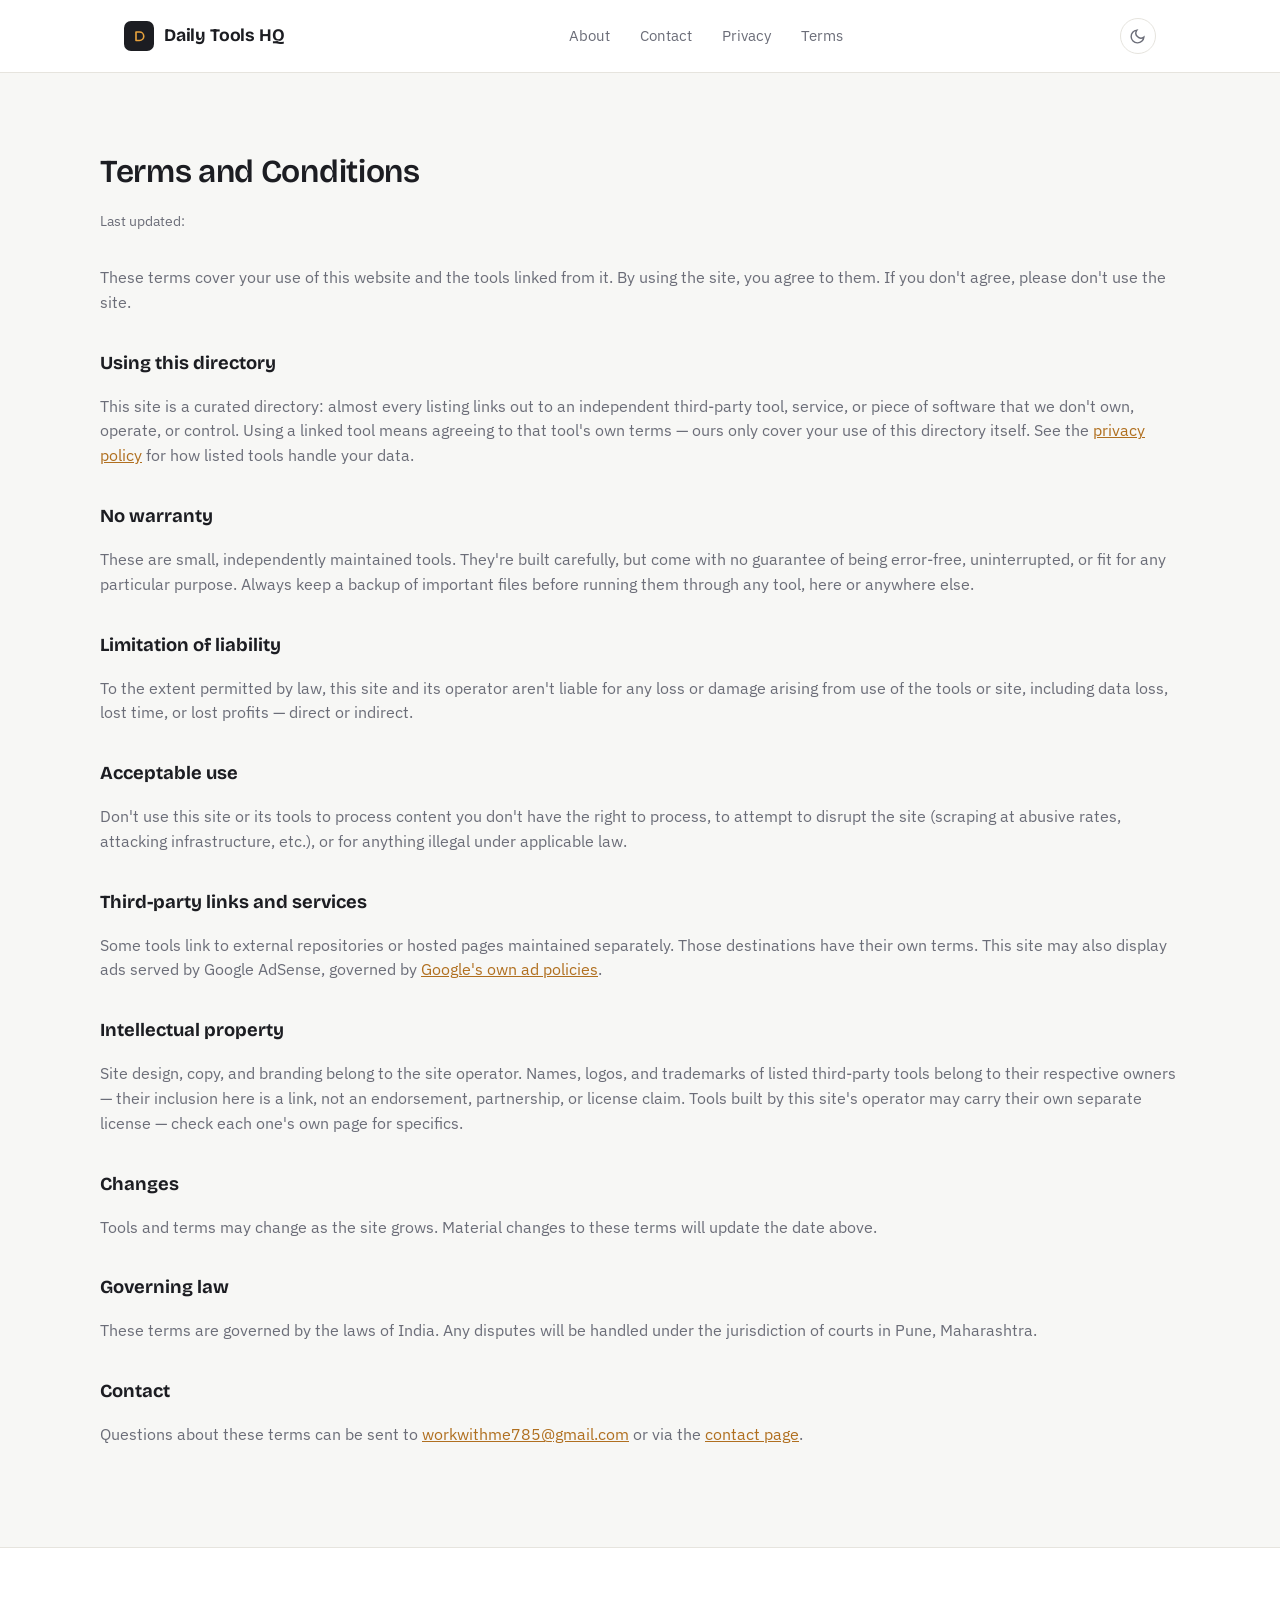
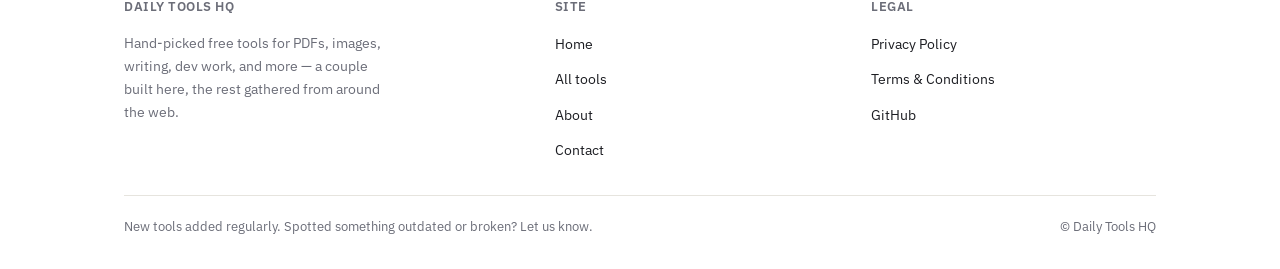
<file: terms.html>
<!DOCTYPE html>
<html lang="en">
<head>
<meta charset="UTF-8" />
<meta name="viewport" content="width=device-width, initial-scale=1.0" />
<title>Terms and Conditions — Daily Tools HQ</title>
<meta name="description" content="Terms of use for Daily Tools HQ and the tools it links to." />
<link rel="icon" type="image/svg+xml" href="favicon.svg" />
<link rel="alternate icon" href="favicon.ico" />
<link rel="apple-touch-icon" href="apple-touch-icon.png" />
<link rel="stylesheet" href="style.css" />

<!-- AdSense: once approved, paste your auto ads snippet below (Google Ad Manager > Sites > Get code) -->
<!--
<script async src="https://pagead2.googlesyndication.com/pagead/js/adsbygoogle.js?client=ca-pub-7901268014546748" crossorigin="anonymous"></script>
-->
</head>
<body>

<header class="site-header">
  <div class="wrap">
    <a href="index.html" class="brand">
      <span class="mark">
        <svg viewBox="0 0 64 64" fill="none" xmlns="http://www.w3.org/2000/svg">
          <path d="M20 16 h14 a17 17 0 0 1 0 34 h-14 z" stroke="#e8a23d" stroke-width="6.5" stroke-linejoin="round"/>
        </svg>
      </span>
      <span data-site-name>Daily Tools HQ</span>
    </a>
    <nav class="site-nav">
      <a href="about.html">About</a>
      <a href="contact.html">Contact</a>
      <a href="privacy.html">Privacy</a>
      <a href="terms.html">Terms</a>
    </nav>
    <button type="button" id="theme-toggle" class="theme-toggle" aria-label="Toggle dark mode">
      <svg class="icon-moon" viewBox="0 0 24 24" fill="none" stroke="currentColor" stroke-width="2"><path d="M21 12.8A9 9 0 1 1 11.2 3 7 7 0 0 0 21 12.8Z"/></svg>
      <svg class="icon-sun" viewBox="0 0 24 24" fill="none" stroke="currentColor" stroke-width="2"><circle cx="12" cy="12" r="4"/><path d="M12 2v2M12 20v2M4.9 4.9l1.4 1.4M17.7 17.7l1.4 1.4M2 12h2M20 12h2M4.9 19.1l1.4-1.4M17.7 6.3l1.4-1.4"/></svg>
    </button>
  </div>
</header>

<main>
  <div class="wrap page-content">
    <h1>Terms and Conditions</h1>
    <p class="updated">Last updated: <span id="last-updated"></span></p>

    <p>
      These terms cover your use of this website and the tools linked from it. By using
      the site, you agree to them. If you don't agree, please don't use the site.
    </p>

    <h2>Using this directory</h2>
    <p>
      This site is a curated directory: almost every listing links out to an independent
      third-party tool, service, or piece of software that we don't own, operate, or
      control. Using a linked tool means agreeing to that tool's own terms — ours only
      cover your use of this directory itself. See the
      <a href="privacy.html">privacy policy</a> for how listed tools handle your data.
    </p>

    <h2>No warranty</h2>
    <p>
      These are small, independently maintained tools. They're built carefully, but come
      with no guarantee of being error-free, uninterrupted, or fit for any particular
      purpose. Always keep a backup of important files before running them through any
      tool, here or anywhere else.
    </p>

    <h2>Limitation of liability</h2>
    <p>
      To the extent permitted by law, this site and its operator aren't liable for any
      loss or damage arising from use of the tools or site, including data loss, lost
      time, or lost profits — direct or indirect.
    </p>

    <h2>Acceptable use</h2>
    <p>
      Don't use this site or its tools to process content you don't have the right to
      process, to attempt to disrupt the site (scraping at abusive rates, attacking
      infrastructure, etc.), or for anything illegal under applicable law.
    </p>

    <h2>Third-party links and services</h2>
    <p>
      Some tools link to external repositories or hosted pages maintained separately.
      Those destinations have their own terms. This site may also display ads served by
      Google AdSense, governed by
      <a href="https://policies.google.com/technologies/ads" target="_blank" rel="noopener noreferrer">Google's own ad policies</a>.
    </p>

    <h2>Intellectual property</h2>
    <p>
      Site design, copy, and branding belong to the site operator. Names, logos, and
      trademarks of listed third-party tools belong to their respective owners — their
      inclusion here is a link, not an endorsement, partnership, or license claim. Tools
      built by this site's operator may carry their own separate license — check each
      one's own page for specifics.
    </p>

    <h2>Changes</h2>
    <p>
      Tools and terms may change as the site grows. Material changes to these terms will
      update the date above.
    </p>

    <h2>Governing law</h2>
    <p>
      These terms are governed by the laws of India. Any disputes will be handled under
      the jurisdiction of courts in Pune, Maharashtra.
    </p>

    <h2>Contact</h2>
    <p>
      Questions about these terms can be sent to
      <a data-contact-email href="#">the address here</a> or via the
      <a href="contact.html">contact page</a>.
    </p>
  </div>
</main>

<footer class="site-footer">
  <div class="wrap">
    <div class="footer-grid">
      <div class="footer-col">
        <h4 data-site-name>Daily Tools HQ</h4>
        <p data-hero-desc>Hand-picked free tools for PDFs, images, writing, dev work, and more — a couple built here, the rest gathered from around the web.</p>
      </div>
      <div class="footer-col">
        <h4>Site</h4>
        <ul>
          <li><a href="index.html">Home</a></li>
          <li><a href="index.html#tools">All tools</a></li>
          <li><a href="about.html">About</a></li>
          <li><a href="contact.html">Contact</a></li>
        </ul>
      </div>
      <div class="footer-col">
        <h4>Legal</h4>
        <ul>
          <li><a href="privacy.html">Privacy Policy</a></li>
          <li><a href="terms.html">Terms &amp; Conditions</a></li>
          <li><a data-github-url href="#" target="_blank" rel="noopener noreferrer">GitHub</a></li>
        </ul>
      </div>
    </div>
    <div class="footer-bottom">
      <p data-footer-note>New tools ship regularly. Suggestions welcome by email.</p>
      <p>&copy; <span class="footer-year"></span> <span data-site-name>Daily Tools HQ</span></p>
    </div>
  </div>
</footer>

<button type="button" id="back-to-top" class="back-to-top" aria-label="Back to top">
  <svg viewBox="0 0 24 24" fill="none" stroke="currentColor" stroke-width="2"><path d="M12 19V5M5 12l7-7 7 7"/></svg>
</button>

<script src="script.js"></script>
<script>
  document.querySelectorAll('.footer-year').forEach(el => el.textContent = new Date().getFullYear());
  <script>
  document.getElementById('last-updated').textContent = new Date().toLocaleDateString('en-IN', { year: 'numeric', month: 'long', day: 'numeric' });
</script>
</script>
</body>
</html>
</file>
<file: style.css>
@import url('https://fonts.googleapis.com/css2?family=Bricolage+Grotesque:opsz,wght@12..96,500;12..96,600;12..96,700&family=IBM+Plex+Sans:wght@400;500;600&display=swap');

:root {
  --bg: #f7f7f5;
  --surface: #ffffff;
  --border: #e6e4de;
  --ink: #1c1d22;
  --muted: #6b6d78;
  --amber: #d98a2b;
  --amber-deep: #b06f1f;
  --amber-tint: #fbf0de;
  --teal: #2f8f82;
  --radius: 8px;
  --max-width: 1080px;
  --shadow-sm: 0 1px 2px rgba(28, 29, 34, 0.05);
  --shadow-md: 0 4px 16px rgba(28, 29, 34, 0.06);
}

:root[data-theme="dark"] {
  --bg: #15161a;
  --surface: #1c1e24;
  --border: #2c2e36;
  --ink: #f1f1ee;
  --muted: #9497a3;
  --amber: #e8a23d;
  --amber-deep: #f0b660;
  --amber-tint: #3a2f1c;
  --teal: #5fc4b8;
  --shadow-sm: 0 1px 2px rgba(0, 0, 0, 0.25);
  --shadow-md: 0 8px 24px rgba(0, 0, 0, 0.35);
}

@media (prefers-color-scheme: dark) {
  :root:not([data-theme="light"]) {
    --bg: #15161a;
    --surface: #1c1e24;
    --border: #2c2e36;
    --ink: #f1f1ee;
    --muted: #9497a3;
    --amber: #e8a23d;
    --amber-deep: #f0b660;
    --amber-tint: #3a2f1c;
    --teal: #5fc4b8;
    --shadow-sm: 0 1px 2px rgba(0, 0, 0, 0.25);
    --shadow-md: 0 8px 24px rgba(0, 0, 0, 0.35);
  }
}

body { transition: background-color 0.2s ease, color 0.2s ease; }
.site-header, footer.site-footer, .surface, .tool-card, .category-card, .search-box input, .feature-pill, .filter-btn {
  transition: background-color 0.2s ease, border-color 0.2s ease, color 0.2s ease, box-shadow 0.2s ease, transform 0.15s ease;
}

* { box-sizing: border-box; }
html { scroll-behavior: smooth; }

body {
  margin: 0;
  background: var(--bg);
  color: var(--ink);
  font-family: 'IBM Plex Sans', -apple-system, BlinkMacSystemFont, sans-serif;
  font-size: 16px;
  line-height: 1.6;
  -webkit-font-smoothing: antialiased;
}

.wrap {
  max-width: var(--max-width);
  margin: 0 auto;
  padding: 0 24px;
}

a { color: inherit; }

/* ---------- Header ---------- */

header.site-header {
  background: var(--surface);
  border-bottom: 1px solid var(--border);
  position: sticky;
  top: 0;
  z-index: 20;
}

.site-header .wrap {
  display: flex;
  align-items: center;
  justify-content: space-between;
  padding-top: 18px;
  padding-bottom: 18px;
}

.brand {
  display: flex;
  align-items: center;
  gap: 10px;
  font-family: 'Bricolage Grotesque', sans-serif;
  font-weight: 700;
  font-size: 1.1rem;
  color: var(--ink);
  text-decoration: none;
  letter-spacing: -0.01em;
}

.brand .mark {
  width: 30px;
  height: 30px;
  border-radius: 7px;
  background: var(--ink);
  display: flex;
  align-items: center;
  justify-content: center;
  flex-shrink: 0;
}

.brand .mark svg { width: 16px; height: 16px; }

nav.site-nav a {
  color: var(--muted);
  text-decoration: none;
  font-size: 0.92rem;
  margin-left: 26px;
  transition: color 0.15s ease;
}

nav.site-nav a:hover,
nav.site-nav a:focus-visible {
  color: var(--ink);
}

.header-actions {
  display: flex;
  align-items: center;
  gap: 4px;
}

.theme-toggle {
  width: 36px;
  height: 36px;
  border-radius: 999px;
  border: 1px solid var(--border);
  background: var(--surface);
  color: var(--muted);
  display: flex;
  align-items: center;
  justify-content: center;
  cursor: pointer;
  margin-left: 18px;
  flex-shrink: 0;
}

.theme-toggle:hover { color: var(--amber); border-color: var(--amber); }
.theme-toggle svg { width: 17px; height: 17px; }
.theme-toggle .icon-sun { display: none; }
:root[data-theme="dark"] .theme-toggle .icon-moon { display: none; }
:root[data-theme="dark"] .theme-toggle .icon-sun { display: block; }

/* ---------- Hero ---------- */

.hero {
  padding: 68px 0 40px;
  text-align: center;
}

.hero h1 {
  font-family: 'Bricolage Grotesque', sans-serif;
  font-weight: 600;
  font-size: clamp(2rem, 4.4vw, 2.9rem);
  line-height: 1.15;
  letter-spacing: -0.015em;
  margin: 0 auto 16px;
  max-width: 18ch;
}

.hero p.lede {
  font-size: 1.08rem;
  color: var(--muted);
  max-width: 46ch;
  margin: 0 auto 32px;
}

.search-box {
  max-width: 480px;
  margin: 0 auto 36px;
  position: relative;
}

.search-box input {
  width: 100%;
  padding: 14px 18px 14px 44px;
  border-radius: 999px;
  border: 1px solid var(--border);
  background: var(--surface);
  font-family: inherit;
  font-size: 0.96rem;
  color: var(--ink);
  box-shadow: var(--shadow-sm);
  transition: border-color 0.15s ease, box-shadow 0.15s ease;
}

.search-box input:focus {
  outline: none;
  border-color: var(--amber);
  box-shadow: 0 0 0 3px var(--amber-tint);
}

.search-box svg {
  position: absolute;
  left: 17px;
  top: 50%;
  transform: translateY(-50%);
  width: 17px;
  height: 17px;
  color: var(--muted);
  pointer-events: none;
}

.stat-row {
  display: flex;
  justify-content: center;
  gap: 40px;
  margin-bottom: 28px;
}

.stat {
  display: flex;
  flex-direction: column;
  align-items: center;
}

.stat .n {
  font-family: 'Bricolage Grotesque', sans-serif;
  font-size: 1.9rem;
  font-weight: 700;
  color: var(--amber-deep);
  line-height: 1;
}

.stat .l {
  font-size: 0.8rem;
  color: var(--muted);
  margin-top: 4px;
}

.feature-strip {
  display: flex;
  justify-content: center;
  flex-wrap: wrap;
  gap: 10px;
}

.feature-pill {
  display: flex;
  align-items: center;
  gap: 7px;
  padding: 8px 14px;
  border-radius: 999px;
  background: var(--surface);
  border: 1px solid var(--border);
  font-size: 0.83rem;
  color: var(--muted);
}

.feature-pill svg { width: 14px; height: 14px; color: var(--amber); flex-shrink: 0; }

/* ---------- Section shell ---------- */

section.section {
  padding: 52px 0;
  border-top: 1px solid var(--border);
}

.section-head {
  margin-bottom: 28px;
}

.section-head h2 {
  font-family: 'Bricolage Grotesque', sans-serif;
  font-weight: 600;
  font-size: 1.5rem;
  margin: 0 0 8px;
  letter-spacing: -0.01em;
}

.section-head p {
  color: var(--muted);
  margin: 0;
  max-width: 56ch;
}

/* ---------- Category chips ---------- */

.category-grid {
  display: grid;
  grid-template-columns: repeat(auto-fill, minmax(150px, 1fr));
  gap: 12px;
}

.category-card {
  display: flex;
  flex-direction: column;
  gap: 4px;
  padding: 18px;
  border-radius: var(--radius);
  border: 1px solid var(--border);
  background: var(--surface);
  cursor: pointer;
  text-align: left;
  font-family: inherit;
  transition: border-color 0.15s ease, box-shadow 0.15s ease, transform 0.15s ease;
  opacity: 0;
  animation: card-in 0.4s ease forwards;
  animation-delay: calc(var(--stagger, 0) * 40ms);
}

.category-card:hover {
  border-color: var(--amber);
  box-shadow: var(--shadow-sm);
  transform: translateY(-2px);
}

.category-card.active {
  border-color: var(--amber);
  background: var(--amber-tint);
}

.category-card .cat-name {
  font-weight: 600;
  font-size: 0.95rem;
}

.category-card .cat-count {
  font-size: 0.8rem;
  color: var(--muted);
}

/* ---------- Filters ---------- */

.filters {
  display: flex;
  gap: 8px;
  flex-wrap: wrap;
  margin-bottom: 24px;
}

.filter-btn {
  background: var(--surface);
  border: 1px solid var(--border);
  color: var(--muted);
  font-family: inherit;
  font-size: 0.85rem;
  padding: 7px 14px;
  border-radius: 999px;
  cursor: pointer;
  transition: border-color 0.15s ease, color 0.15s ease, background 0.15s ease;
}

.filter-btn:hover { color: var(--ink); border-color: var(--amber); }

.filter-btn.active {
  color: #fff;
  background: var(--amber);
  border-color: var(--amber);
  font-weight: 500;
}

/* ---------- Tool cards ---------- */

.tool-grid {
  display: grid;
  grid-template-columns: repeat(auto-fill, minmax(260px, 1fr));
  gap: 16px;
}

.tool-card {
  display: flex;
  flex-direction: column;
  gap: 12px;
  padding: 20px;
  border-radius: var(--radius);
  border: 1px solid var(--border);
  background: var(--surface);
  opacity: 0;
  animation: card-in 0.45s ease forwards;
  animation-delay: calc(var(--stagger, 0) * 25ms);
}

.tool-card.is-hidden { display: none; }

.tool-card:hover {
  border-color: var(--amber);
  box-shadow: var(--shadow-md);
  transform: translateY(-3px);
}

.tool-card-top {
  display: flex;
  align-items: flex-start;
  justify-content: space-between;
  gap: 12px;
}

.copy-btn {
  width: 30px;
  height: 30px;
  border-radius: 7px;
  border: 1px solid var(--border);
  background: transparent;
  color: var(--muted);
  display: flex;
  align-items: center;
  justify-content: center;
  cursor: pointer;
  flex-shrink: 0;
  opacity: 0;
  transform: scale(0.9);
}

.tool-card:hover .copy-btn,
.copy-btn:focus-visible {
  opacity: 1;
  transform: scale(1);
}

.copy-btn svg { width: 14px; height: 14px; }
.copy-btn:hover { border-color: var(--amber); color: var(--amber-deep); }
.copy-btn.copied { color: var(--teal); border-color: var(--teal); opacity: 1; transform: scale(1); }

.tool-icon {
  width: 42px;
  height: 42px;
  border-radius: 8px;
  background: var(--amber-tint);
  border: 1px solid var(--border);
  display: flex;
  align-items: center;
  justify-content: center;
  font-family: 'Bricolage Grotesque', sans-serif;
  font-size: 0.64rem;
  font-weight: 700;
  color: var(--amber-deep);
  letter-spacing: 0.02em;
  flex-shrink: 0;
}

.tool-card h3 {
  margin: 0;
  font-family: 'Bricolage Grotesque', sans-serif;
  font-size: 1.05rem;
  font-weight: 600;
}

.tool-card p {
  margin: 0;
  font-size: 0.9rem;
  color: var(--muted);
  flex-grow: 1;
}

.tool-card .tool-cta {
  display: inline-flex;
  align-items: center;
  gap: 6px;
  font-size: 0.86rem;
  font-weight: 500;
  color: var(--amber-deep);
  text-decoration: none;
  width: fit-content;
}

.tool-card .tool-cta svg {
  width: 13px;
  height: 13px;
  transition: transform 0.15s ease;
}

.tool-card:hover .tool-cta svg {
  transform: translate(2px, -2px);
}

@keyframes card-in {
  from { opacity: 0; transform: translateY(10px); }
  to { opacity: 1; transform: translateY(0); }
}

.empty-state {
  padding: 32px 0;
  color: var(--muted);
  font-size: 0.95rem;
  text-align: center;
}

/* ---------- How it works ---------- */

.steps-grid {
  display: grid;
  grid-template-columns: repeat(auto-fit, minmax(220px, 1fr));
  gap: 24px;
}

.step {
  display: flex;
  flex-direction: column;
  gap: 8px;
}

.step .step-num {
  font-family: 'Bricolage Grotesque', sans-serif;
  font-weight: 700;
  font-size: 1.5rem;
  color: var(--amber);
}

.step h3 {
  margin: 0;
  font-size: 1rem;
  font-family: 'Bricolage Grotesque', sans-serif;
  font-weight: 600;
}

.step p {
  margin: 0;
  color: var(--muted);
  font-size: 0.9rem;
}

/* ---------- About strip ---------- */

.about-strip p {
  color: var(--muted);
  max-width: 60ch;
  font-size: 0.97rem;
}

.about-strip a.inline-link {
  color: var(--amber-deep);
  font-weight: 500;
  text-decoration: none;
}

/* ---------- Footer ---------- */

footer.site-footer {
  background: var(--surface);
  border-top: 1px solid var(--border);
  padding: 48px 0 32px;
  margin-top: 24px;
}

.footer-grid {
  display: grid;
  grid-template-columns: 1.4fr 1fr 1fr;
  gap: 32px;
  padding-bottom: 32px;
}

.footer-col h4 {
  font-size: 0.82rem;
  text-transform: uppercase;
  letter-spacing: 0.04em;
  color: var(--muted);
  margin: 0 0 14px;
  font-weight: 600;
}

.footer-col p {
  color: var(--muted);
  font-size: 0.9rem;
  max-width: 34ch;
  margin: 0;
}

.footer-col ul {
  list-style: none;
  margin: 0;
  padding: 0;
  display: flex;
  flex-direction: column;
  gap: 10px;
}

.footer-col a {
  text-decoration: none;
  color: var(--ink);
  font-size: 0.9rem;
}

.footer-col a:hover { color: var(--amber-deep); }

.footer-bottom {
  border-top: 1px solid var(--border);
  padding-top: 20px;
  display: flex;
  justify-content: space-between;
  align-items: center;
  flex-wrap: wrap;
  gap: 10px;
}

.footer-bottom p {
  margin: 0;
  font-size: 0.82rem;
  color: var(--muted);
}

/* ---------- Simple content pages (about/privacy/terms/contact) ---------- */

.page-content {
  padding: 52px 0 60px;
}

.page-content h1 {
  font-family: 'Bricolage Grotesque', sans-serif;
  font-weight: 600;
  font-size: 2rem;
  margin-bottom: 8px;
  letter-spacing: -0.01em;
}

.page-content .updated {
  color: var(--muted);
  font-size: 0.85rem;
  margin-bottom: 32px;
}

.page-content h2 {
  font-family: 'Bricolage Grotesque', sans-serif;
  font-size: 1.15rem;
  margin-top: 34px;
}

.page-content p, .page-content li {
  color: var(--muted);
  font-size: 0.97rem;
}

.page-content a { color: var(--amber-deep); }

/* ---------- Responsive ---------- */

@media (max-width: 720px) {
  .footer-grid { grid-template-columns: 1fr 1fr; }
  .footer-col:first-child { grid-column: 1 / -1; }
}

@media (max-width: 480px) {
  .footer-grid { grid-template-columns: 1fr; }
  .tool-grid { grid-template-columns: 1fr; }
}

/* ---------- Toast ---------- */

.toast {
  position: fixed;
  left: 50%;
  bottom: 28px;
  transform: translate(-50%, 12px);
  background: var(--ink);
  color: var(--bg);
  padding: 11px 18px;
  border-radius: 999px;
  font-size: 0.86rem;
  font-weight: 500;
  box-shadow: var(--shadow-md);
  opacity: 0;
  pointer-events: none;
  transition: opacity 0.2s ease, transform 0.2s ease;
  z-index: 100;
}

.toast.show {
  opacity: 1;
  transform: translate(-50%, 0);
}

/* ---------- Back to top ---------- */

.back-to-top {
  position: fixed;
  right: 24px;
  bottom: 24px;
  width: 44px;
  height: 44px;
  border-radius: 999px;
  border: 1px solid var(--border);
  background: var(--surface);
  color: var(--muted);
  display: flex;
  align-items: center;
  justify-content: center;
  cursor: pointer;
  box-shadow: var(--shadow-md);
  opacity: 0;
  transform: translateY(8px);
  pointer-events: none;
  transition: opacity 0.2s ease, transform 0.2s ease, border-color 0.15s ease, color 0.15s ease;
  z-index: 90;
}

.back-to-top.visible {
  opacity: 1;
  transform: translateY(0);
  pointer-events: auto;
}

.back-to-top:hover { border-color: var(--amber); color: var(--amber-deep); }
.back-to-top svg { width: 18px; height: 18px; }

/* ---------- Motion & accessibility ---------- */

@media (prefers-reduced-motion: reduce) {
  html { scroll-behavior: auto; }
  * { transition: none !important; animation: none !important; }
  .tool-card, .category-card { opacity: 1; }
}

:focus-visible {
  outline: 2px solid var(--amber);
  outline-offset: 2px;
}
</file>
